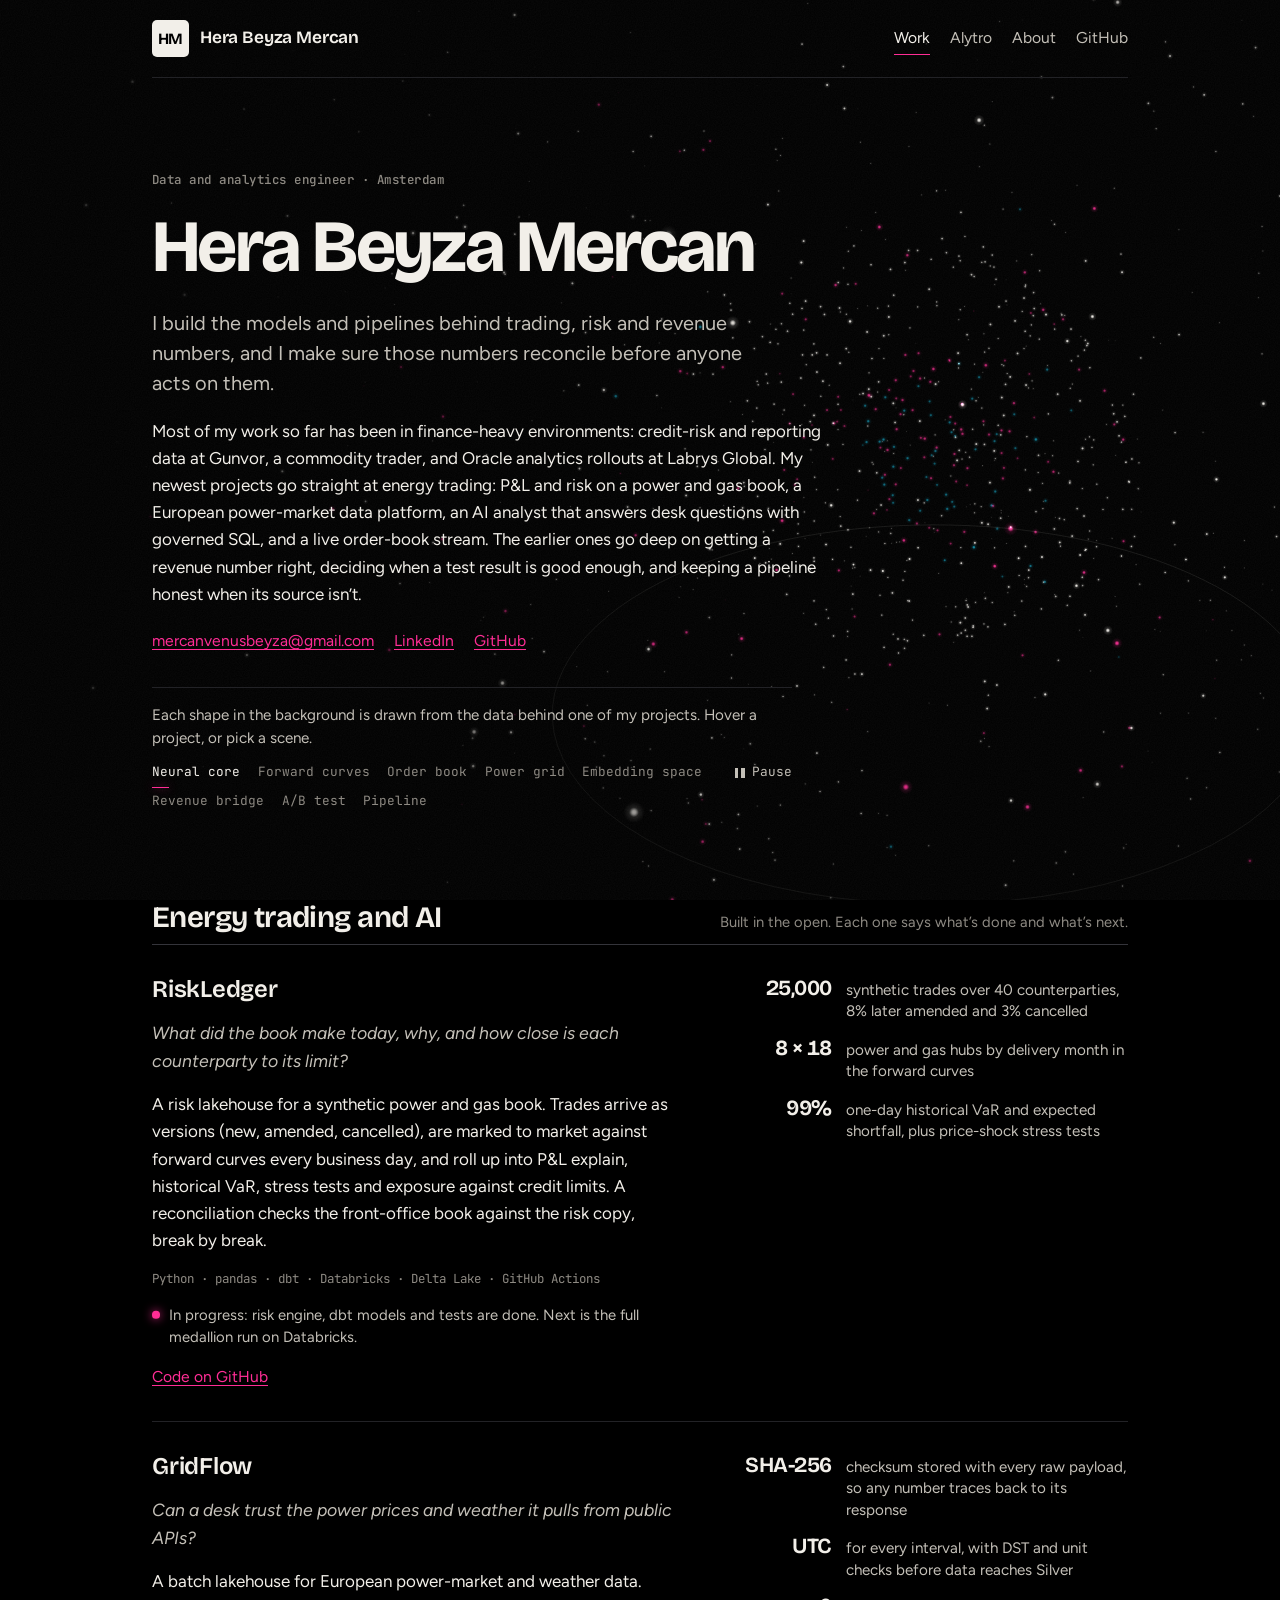
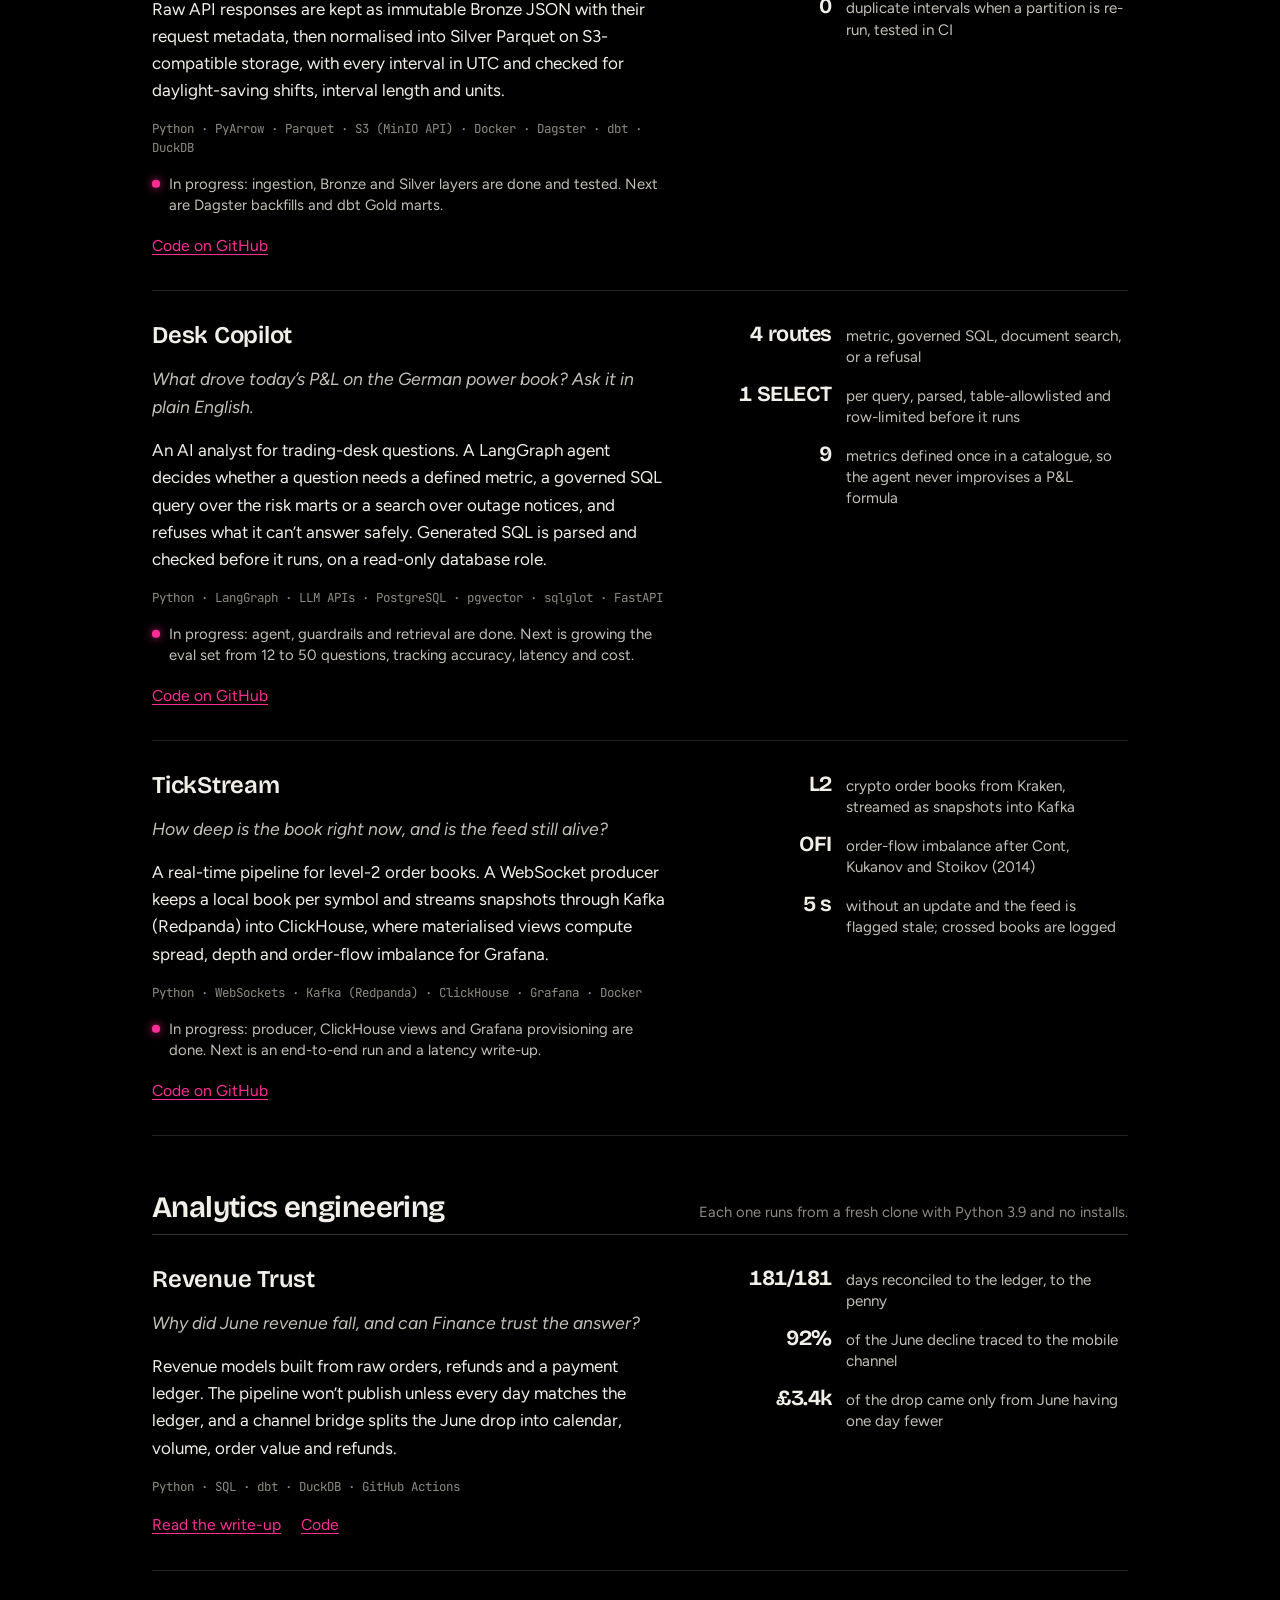
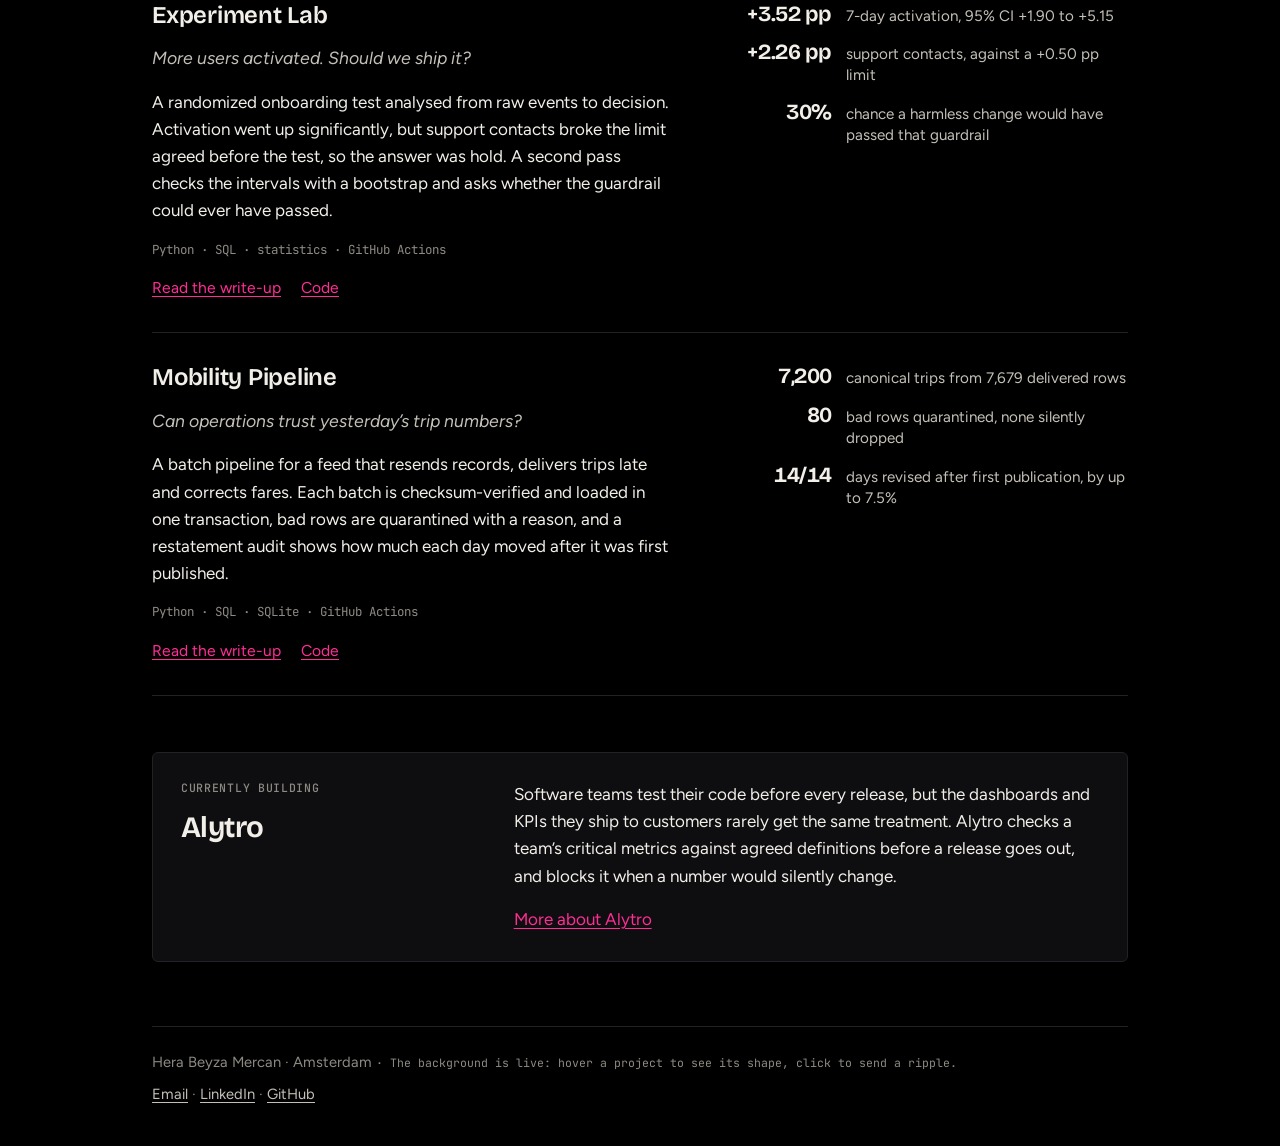
<file: index.html>
<!doctype html>
<html lang="en">
<head>
<meta charset="utf-8">
<meta name="viewport" content="width=device-width, initial-scale=1">
<title>Hera Beyza Mercan</title>
<meta name="description" content="Hera Beyza Mercan, data and analytics engineer in Amsterdam. Projects in energy-trading risk, power-market data, AI analysts for trading desks, real-time order books, revenue reconciliation and experimentation.">
<link rel="icon" href="assets/favicon.svg?v=271104e1" type="image/svg+xml">
<link rel="preconnect" href="https://fonts.googleapis.com">
<link rel="preconnect" href="https://fonts.gstatic.com" crossorigin>
<link rel="stylesheet" href="https://fonts.googleapis.com/css2?family=Bricolage+Grotesque:opsz,wght@12..96,400..800&family=Figtree:ital,wght@0,400..700;1,400..700&family=JetBrains+Mono:wght@400;500&display=swap">
<link rel="stylesheet" href="assets/css/site.css?v=3d3af162">
</head>
<body data-cycle="on">
<header class="site-header">
  <a class="brand" href="index.html"><span class="monogram" aria-hidden="true">HM</span><span class="brand-name">Hera Beyza Mercan</span></a>
  <nav class="site-nav" aria-label="Main">
    <a href="index.html#work" aria-current="page">Work</a>
    <a href="alytro.html">Alytro</a>
    <a href="about.html">About</a>
    <a href="https://github.com/beyzamercanse">GitHub</a>
  </nav>
</header>

<main>
  <section class="intro">
    <p class="kicker">Data and analytics engineer · Amsterdam</p>
    <h1>Hera Beyza Mercan</h1>
    <p class="lead">I build the models and pipelines behind trading, risk and revenue numbers, and I make sure those numbers reconcile before anyone acts on them.</p>
    <div class="col stack">
      <p>Most of my work so far has been in finance-heavy environments: credit-risk and reporting data at Gunvor, a commodity trader, and Oracle analytics rollouts at Labrys Global. My newest projects go straight at energy trading: P&amp;L and risk on a power and gas book, a European power-market data platform, an AI analyst that answers desk questions with governed SQL, and a live order-book stream. The earlier ones go deep on getting a revenue number right, deciding when a test result is good enough, and keeping a pipeline honest when its source isn’t.</p>
    </div>
    <p class="contact"><a href="mailto:mercanvenusbeyza@gmail.com">mercanvenusbeyza@gmail.com</a><a href="https://linkedin.com/in/beyzamercan">LinkedIn</a><a href="https://github.com/beyzamercanse">GitHub</a></p>
    <div class="scenes" data-scenes>
      <p class="scene-caption" data-scene-caption>Each shape in the background is drawn from the data behind one of my projects. Hover a project, or pick a scene.</p>
      <div class="scene-bar">
        <div class="scene-list" role="group" aria-label="Background scene">
          <button type="button" data-scene-btn="core" aria-pressed="true">Neural core<i></i></button>
          <button type="button" data-scene-btn="riskledger" aria-pressed="false">Forward curves<i></i></button>
          <button type="button" data-scene-btn="tickstream" aria-pressed="false">Order book<i></i></button>
          <button type="button" data-scene-btn="gridflow" aria-pressed="false">Power grid<i></i></button>
          <button type="button" data-scene-btn="desk-copilot" aria-pressed="false">Embedding space<i></i></button>
          <button type="button" data-scene-btn="revenue-trust" aria-pressed="false">Revenue bridge<i></i></button>
          <button type="button" data-scene-btn="experiment-lab" aria-pressed="false">A/B test<i></i></button>
          <button type="button" data-scene-btn="mobility-pipeline" aria-pressed="false">Pipeline<i></i></button>
        </div>
        <button type="button" class="scene-pause" data-scene-pause>Pause</button>
      </div>
    </div>
  </section>

  <section id="work" class="work-group" aria-labelledby="work-h">
    <div class="section-head"><h2 id="work-h">Energy trading and AI</h2><span class="small muted">Built in the open. Each one says what’s done and what’s next.</span></div>
    <div class="work-list">

      <article class="work-item" data-scene="riskledger">
        <div class="stack">
          <h3><a href="https://github.com/beyzamercanse/riskledger">RiskLedger</a></h3>
          <p class="q">What did the book make today, why, and how close is each counterparty to its limit?</p>
          <p>A risk lakehouse for a synthetic power and gas book. Trades arrive as versions (new, amended, cancelled), are marked to market against forward curves every business day, and roll up into P&amp;L explain, historical VaR, stress tests and exposure against credit limits. A reconciliation checks the front-office book against the risk copy, break by break.</p>
          <p class="stack-line">Python · pandas · dbt · Databricks · Delta Lake · GitHub Actions</p>
          <p class="progress-note">In progress: risk engine, dbt models and tests are done. Next is the full medallion run on Databricks.</p>
          <p class="links"><a href="https://github.com/beyzamercanse/riskledger">Code on GitHub</a></p>
        </div>
        <dl class="figs">
          <div><dt>25,000</dt><dd>synthetic trades over 40 counterparties, 8% later amended and 3% cancelled</dd></div>
          <div><dt>8 × 18</dt><dd>power and gas hubs by delivery month in the forward curves</dd></div>
          <div><dt>99%</dt><dd>one-day historical VaR and expected shortfall, plus price-shock stress tests</dd></div>
        </dl>
      </article>

      <article class="work-item" data-scene="gridflow">
        <div class="stack">
          <h3><a href="https://github.com/beyzamercanse/gridflow-energy-data-lakehouse">GridFlow</a></h3>
          <p class="q">Can a desk trust the power prices and weather it pulls from public APIs?</p>
          <p>A batch lakehouse for European power-market and weather data. Raw API responses are kept as immutable Bronze JSON with their request metadata, then normalised into Silver Parquet on S3-compatible storage, with every interval in UTC and checked for daylight-saving shifts, interval length and units.</p>
          <p class="stack-line">Python · PyArrow · Parquet · S3 (MinIO API) · Docker · Dagster · dbt · DuckDB</p>
          <p class="progress-note">In progress: ingestion, Bronze and Silver layers are done and tested. Next are Dagster backfills and dbt Gold marts.</p>
          <p class="links"><a href="https://github.com/beyzamercanse/gridflow-energy-data-lakehouse">Code on GitHub</a></p>
        </div>
        <dl class="figs">
          <div><dt>SHA-256</dt><dd>checksum stored with every raw payload, so any number traces back to its response</dd></div>
          <div><dt>UTC</dt><dd>for every interval, with DST and unit checks before data reaches Silver</dd></div>
          <div><dt>0</dt><dd>duplicate intervals when a partition is re-run, tested in CI</dd></div>
        </dl>
      </article>

      <article class="work-item" data-scene="desk-copilot">
        <div class="stack">
          <h3><a href="https://github.com/beyzamercanse/desk-copilot">Desk Copilot</a></h3>
          <p class="q">What drove today’s P&amp;L on the German power book? Ask it in plain English.</p>
          <p>An AI analyst for trading-desk questions. A LangGraph agent decides whether a question needs a defined metric, a governed SQL query over the risk marts or a search over outage notices, and refuses what it can’t answer safely. Generated SQL is parsed and checked before it runs, on a read-only database role.</p>
          <p class="stack-line">Python · LangGraph · LLM APIs · PostgreSQL · pgvector · sqlglot · FastAPI</p>
          <p class="progress-note">In progress: agent, guardrails and retrieval are done. Next is growing the eval set from 12 to 50 questions, tracking accuracy, latency and cost.</p>
          <p class="links"><a href="https://github.com/beyzamercanse/desk-copilot">Code on GitHub</a></p>
        </div>
        <dl class="figs">
          <div><dt>4 routes</dt><dd>metric, governed SQL, document search, or a refusal</dd></div>
          <div><dt>1 SELECT</dt><dd>per query, parsed, table-allowlisted and row-limited before it runs</dd></div>
          <div><dt>9</dt><dd>metrics defined once in a catalogue, so the agent never improvises a P&amp;L formula</dd></div>
        </dl>
      </article>

      <article class="work-item" data-scene="tickstream">
        <div class="stack">
          <h3><a href="https://github.com/beyzamercanse/tickstream">TickStream</a></h3>
          <p class="q">How deep is the book right now, and is the feed still alive?</p>
          <p>A real-time pipeline for level-2 order books. A WebSocket producer keeps a local book per symbol and streams snapshots through Kafka (Redpanda) into ClickHouse, where materialised views compute spread, depth and order-flow imbalance for Grafana.</p>
          <p class="stack-line">Python · WebSockets · Kafka (Redpanda) · ClickHouse · Grafana · Docker</p>
          <p class="progress-note">In progress: producer, ClickHouse views and Grafana provisioning are done. Next is an end-to-end run and a latency write-up.</p>
          <p class="links"><a href="https://github.com/beyzamercanse/tickstream">Code on GitHub</a></p>
        </div>
        <dl class="figs">
          <div><dt>L2</dt><dd>crypto order books from Kraken, streamed as snapshots into Kafka</dd></div>
          <div><dt>OFI</dt><dd>order-flow imbalance after Cont, Kukanov and Stoikov (2014)</dd></div>
          <div><dt>5 s</dt><dd>without an update and the feed is flagged stale; crossed books are logged</dd></div>
        </dl>
      </article>

    </div>
  </section>

  <section class="work-group" aria-labelledby="ae-h">
    <div class="section-head"><h2 id="ae-h">Analytics engineering</h2><span class="small muted">Each one runs from a fresh clone with Python 3.9 and no installs.</span></div>
    <div class="work-list">

      <article class="work-item" data-scene="revenue-trust">
        <div class="stack">
          <h3><a href="work/revenue-trust.html">Revenue Trust</a></h3>
          <p class="q">Why did June revenue fall, and can Finance trust the answer?</p>
          <p>Revenue models built from raw orders, refunds and a payment ledger. The pipeline won’t publish unless every day matches the ledger, and a channel bridge splits the June drop into calendar, volume, order value and refunds.</p>
          <p class="stack-line">Python · SQL · dbt · DuckDB · GitHub Actions</p>
          <p class="links"><a href="work/revenue-trust.html">Read the write-up</a><a href="https://github.com/beyzamercanse/revenue-trust">Code</a></p>
        </div>
        <dl class="figs">
          <div><dt>181/181</dt><dd>days reconciled to the ledger, to the penny</dd></div>
          <div><dt>92%</dt><dd>of the June decline traced to the mobile channel</dd></div>
          <div><dt>£3.4k</dt><dd>of the drop came only from June having one day fewer</dd></div>
        </dl>
      </article>

      <article class="work-item" data-scene="experiment-lab">
        <div class="stack">
          <h3><a href="work/experiment-lab.html">Experiment Lab</a></h3>
          <p class="q">More users activated. Should we ship it?</p>
          <p>A randomized onboarding test analysed from raw events to decision. Activation went up significantly, but support contacts broke the limit agreed before the test, so the answer was hold. A second pass checks the intervals with a bootstrap and asks whether the guardrail could ever have passed.</p>
          <p class="stack-line">Python · SQL · statistics · GitHub Actions</p>
          <p class="links"><a href="work/experiment-lab.html">Read the write-up</a><a href="https://github.com/beyzamercanse/experiment-lab">Code</a></p>
        </div>
        <dl class="figs">
          <div><dt>+3.52 pp</dt><dd>7-day activation, 95% CI +1.90 to +5.15</dd></div>
          <div><dt>+2.26 pp</dt><dd>support contacts, against a +0.50 pp limit</dd></div>
          <div><dt>30%</dt><dd>chance a harmless change would have passed that guardrail</dd></div>
        </dl>
      </article>

      <article class="work-item" data-scene="mobility-pipeline">
        <div class="stack">
          <h3><a href="work/mobility-pipeline.html">Mobility Pipeline</a></h3>
          <p class="q">Can operations trust yesterday’s trip numbers?</p>
          <p>A batch pipeline for a feed that resends records, delivers trips late and corrects fares. Each batch is checksum-verified and loaded in one transaction, bad rows are quarantined with a reason, and a restatement audit shows how much each day moved after it was first published.</p>
          <p class="stack-line">Python · SQL · SQLite · GitHub Actions</p>
          <p class="links"><a href="work/mobility-pipeline.html">Read the write-up</a><a href="https://github.com/beyzamercanse/mobility-pipeline">Code</a></p>
        </div>
        <dl class="figs">
          <div><dt>7,200</dt><dd>canonical trips from 7,679 delivered rows</dd></div>
          <div><dt>80</dt><dd>bad rows quarantined, none silently dropped</dd></div>
          <div><dt>14/14</dt><dd>days revised after first publication, by up to 7.5%</dd></div>
        </dl>
      </article>

    </div>
  </section>

  <section class="now" aria-labelledby="now-h">
    <div class="stack">
      <span class="label">Currently building</span>
      <h2 id="now-h">Alytro</h2>
    </div>
    <div class="stack">
      <p>Software teams test their code before every release, but the dashboards and KPIs they ship to customers rarely get the same treatment. Alytro checks a team’s critical metrics against agreed definitions before a release goes out, and blocks it when a number would silently change.</p>
      <p><a href="alytro.html">More about Alytro</a></p>
    </div>
  </section>
</main>

<footer class="site-footer">
  <span>Hera Beyza Mercan · Amsterdam <span class="bg-hint">· The background is live: hover a project to see its shape, click to send a ripple.</span></span>
  <span><a href="mailto:mercanvenusbeyza@gmail.com">Email</a> · <a href="https://linkedin.com/in/beyzamercan">LinkedIn</a> · <a href="https://github.com/beyzamercanse">GitHub</a></span>
</footer>
<script src="assets/js/background.js?v=5a66f21a" defer></script>
</body>
</html>
</file>
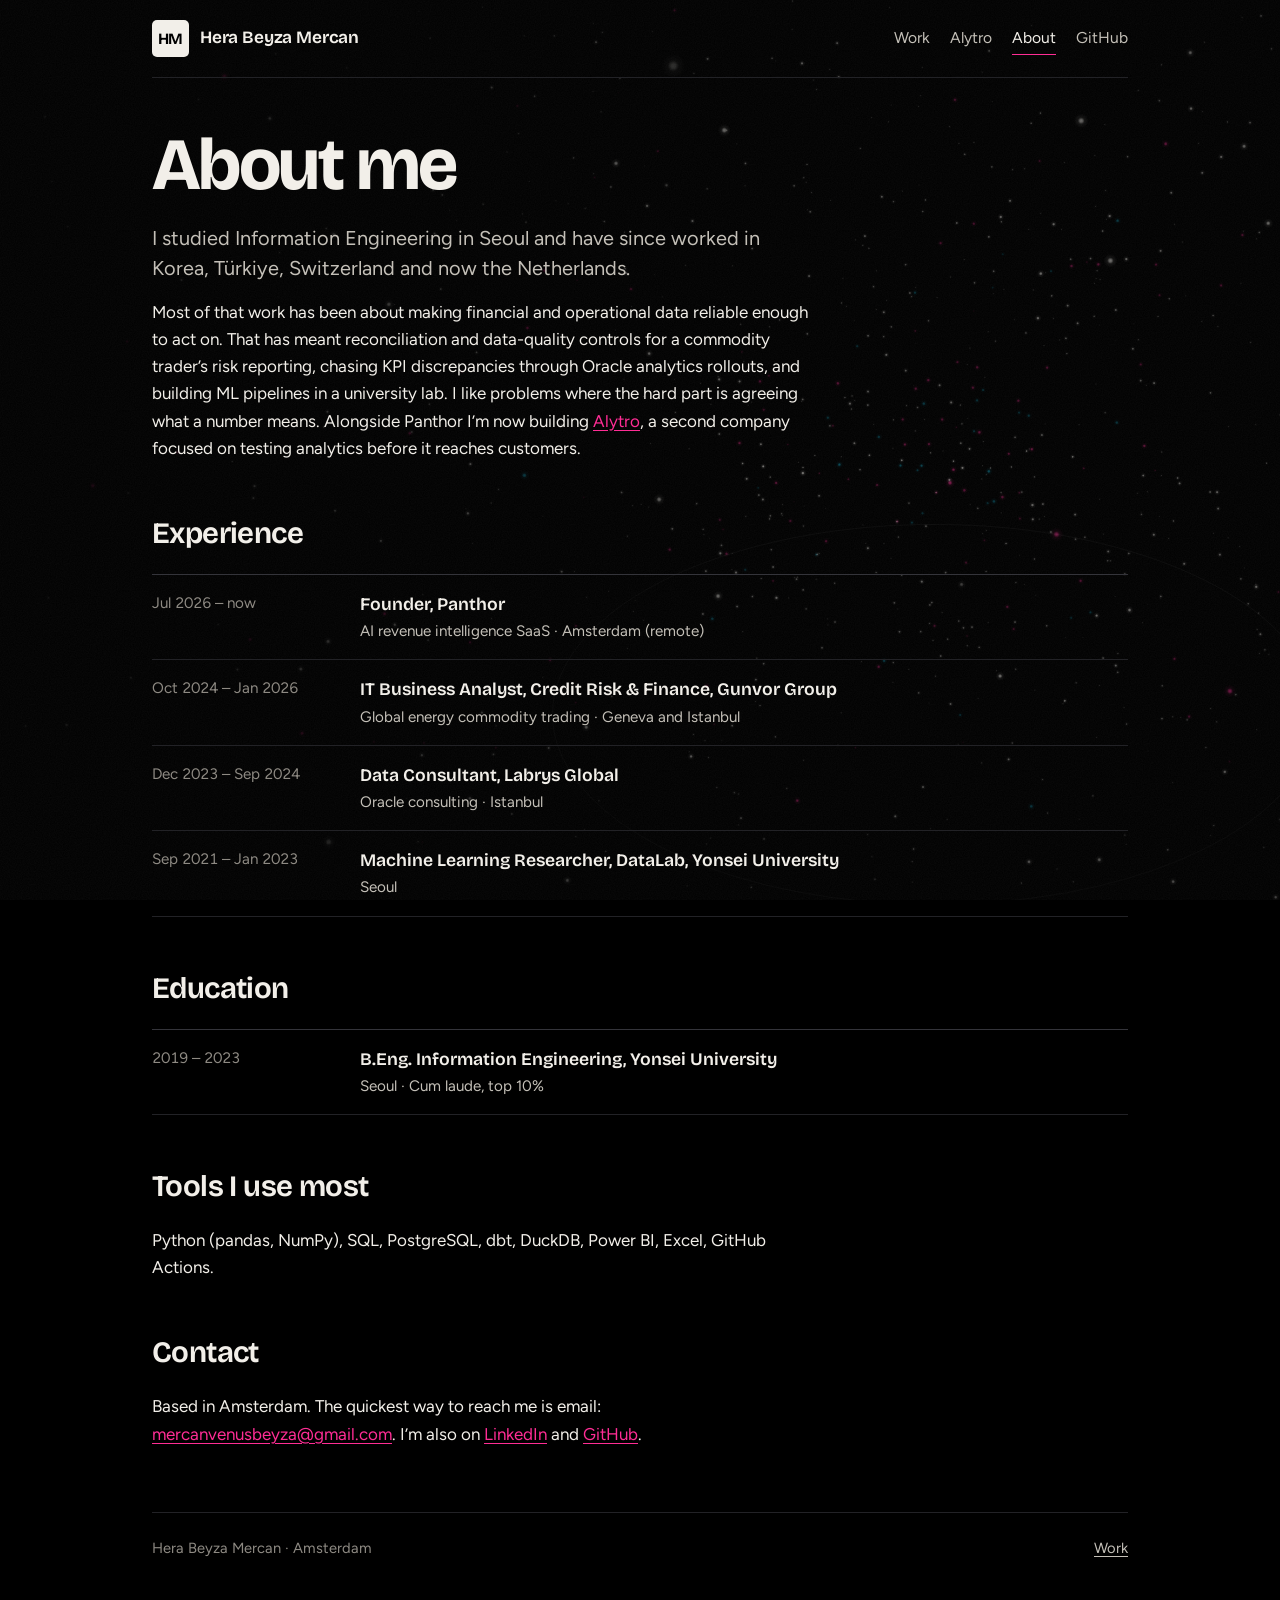
<file: about.html>
<!doctype html>
<html lang="en">
<head>
<meta charset="utf-8">
<meta name="viewport" content="width=device-width, initial-scale=1">
<title>About · Hera Beyza Mercan</title>
<meta name="description" content="About Hera Beyza Mercan: education and work experience.">
<link rel="icon" href="assets/favicon.svg?v=271104e1" type="image/svg+xml">
<link rel="preconnect" href="https://fonts.googleapis.com">
<link rel="preconnect" href="https://fonts.gstatic.com" crossorigin>
<link rel="stylesheet" href="https://fonts.googleapis.com/css2?family=Bricolage+Grotesque:opsz,wght@12..96,400..800&family=Figtree:ital,wght@0,400..700;1,400..700&family=JetBrains+Mono:wght@400;500&display=swap">
<link rel="stylesheet" href="assets/css/site.css?v=3d3af162">
</head>
<body data-scene="core">
<header class="site-header">
  <a class="brand" href="index.html"><span class="monogram" aria-hidden="true">HM</span><span class="brand-name">Hera Beyza Mercan</span></a>
  <nav class="site-nav" aria-label="Main">
    <a href="index.html#work">Work</a>
    <a href="alytro.html">Alytro</a>
    <a href="about.html" aria-current="page">About</a>
    <a href="https://github.com/beyzamercanse">GitHub</a>
  </nav>
</header>

<main>
  <section class="project-head">
    <h1>About me</h1>
    <div class="prose">
      <p class="lead">I studied Information Engineering in Seoul and have since worked in Korea, Türkiye, Switzerland and now the Netherlands.</p>
      <p>Most of that work has been about making financial and operational data reliable enough to act on. That has meant reconciliation and data-quality controls for a commodity trader’s risk reporting, chasing KPI discrepancies through Oracle analytics rollouts, and building ML pipelines in a university lab. I like problems where the hard part is agreeing what a number means. Alongside Panthor I’m now building <a href="alytro.html">Alytro</a>, a second company focused on testing analytics before it reaches customers.</p>
    </div>
  </section>

  <section class="stack-lg" aria-labelledby="exp">
    <h2 id="exp">Experience</h2>
    <div class="cv">
      <div class="cv-row"><span class="when">Jul 2026 – now</span><div class="what"><b>Founder, Panthor</b><span>AI revenue intelligence SaaS · Amsterdam (remote)</span></div></div>
      <div class="cv-row"><span class="when">Oct 2024 – Jan 2026</span><div class="what"><b>IT Business Analyst, Credit Risk &amp; Finance, Gunvor Group</b><span>Global energy commodity trading · Geneva and Istanbul</span></div></div>
      <div class="cv-row"><span class="when">Dec 2023 – Sep 2024</span><div class="what"><b>Data Consultant, Labrys Global</b><span>Oracle consulting · Istanbul</span></div></div>
      <div class="cv-row"><span class="when">Sep 2021 – Jan 2023</span><div class="what"><b>Machine Learning Researcher, DataLab, Yonsei University</b><span>Seoul</span></div></div>
    </div>
  </section>

  <section class="stack-lg" aria-labelledby="edu">
    <h2 id="edu">Education</h2>
    <div class="cv">
      <div class="cv-row"><span class="when">2019 – 2023</span><div class="what"><b>B.Eng. Information Engineering, Yonsei University</b><span>Seoul · Cum laude, top 10%</span></div></div>
    </div>
  </section>

  <section class="stack-lg" aria-labelledby="tools">
    <h2 id="tools">Tools I use most</h2>
    <p class="col">Python (pandas, NumPy), SQL, PostgreSQL, dbt, DuckDB, Power BI, Excel, GitHub Actions.</p>
  </section>

  <section class="stack-lg" aria-labelledby="contact">
    <h2 id="contact">Contact</h2>
    <p class="col">Based in Amsterdam. The quickest way to reach me is email: <a href="mailto:mercanvenusbeyza@gmail.com">mercanvenusbeyza@gmail.com</a>. I’m also on <a href="https://linkedin.com/in/beyzamercan">LinkedIn</a> and <a href="https://github.com/beyzamercanse">GitHub</a>.</p>
  </section>
</main>

<footer class="site-footer">
  <span>Hera Beyza Mercan · Amsterdam</span>
  <span><a href="index.html#work">Work</a></span>
</footer>
<script src="assets/js/background.js?v=5a66f21a" defer></script>
</body>
</html>
</file>
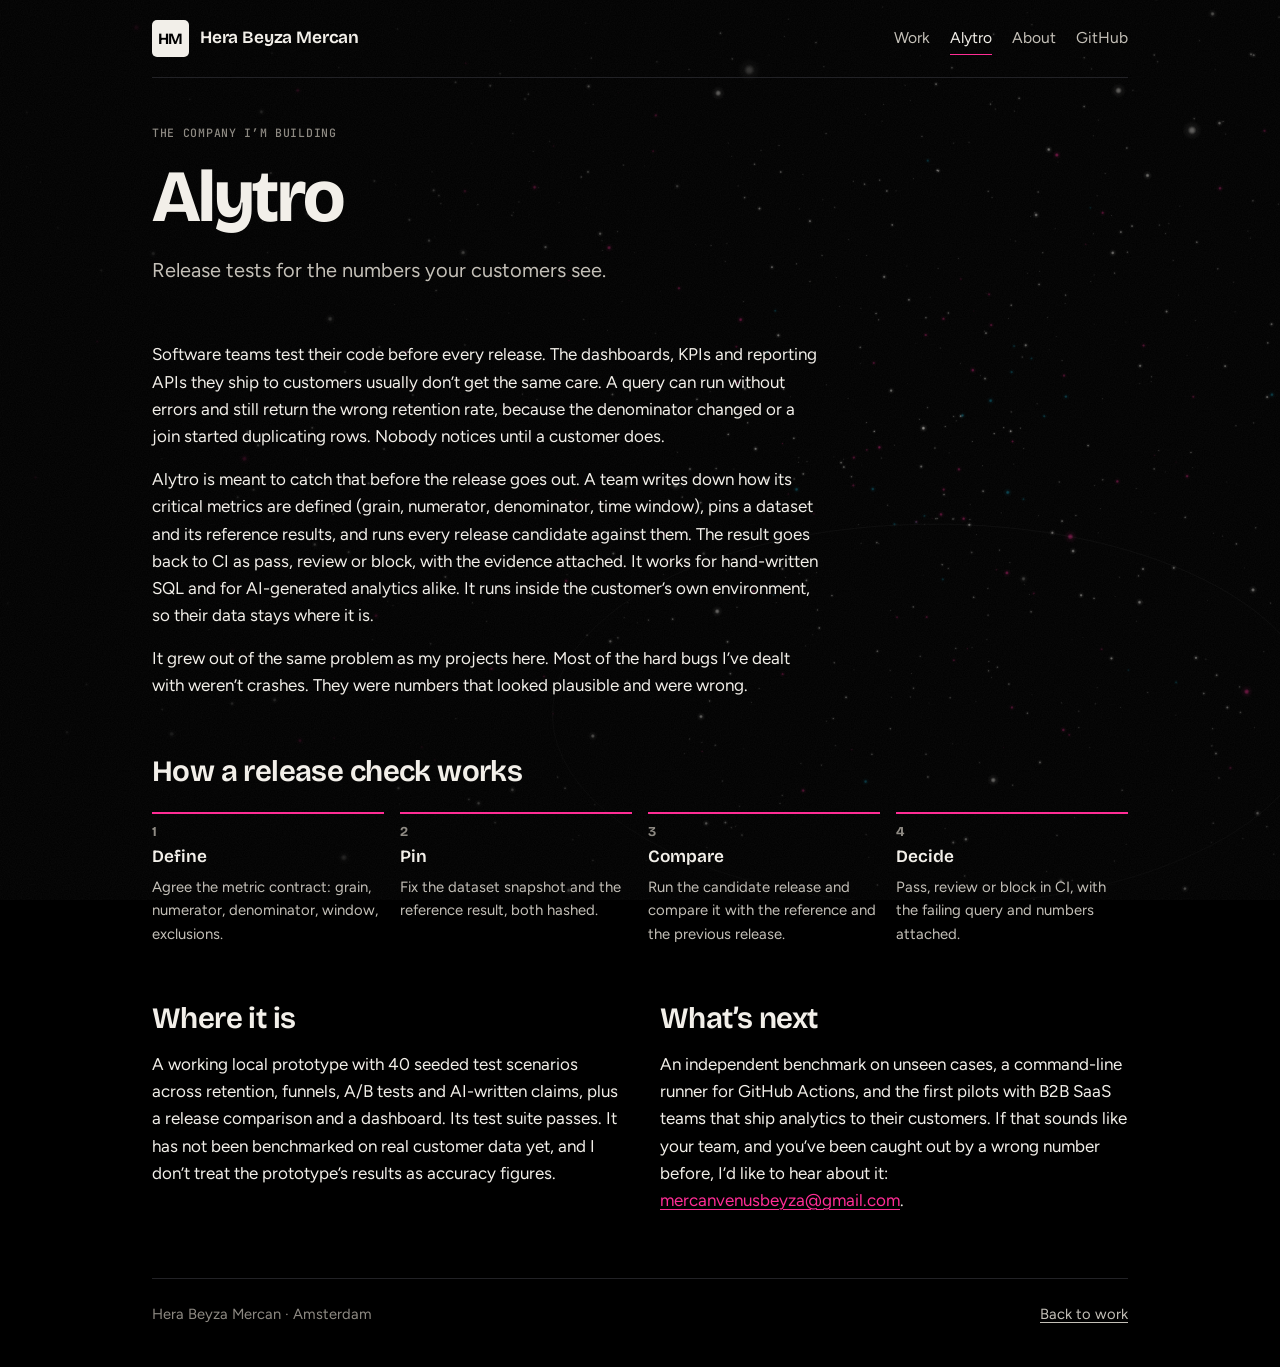
<file: alytro.html>
<!doctype html>
<html lang="en">
<head>
<meta charset="utf-8">
<meta name="viewport" content="width=device-width, initial-scale=1">
<title>Alytro · Hera Beyza Mercan</title>
<meta name="description" content="Alytro: release tests for customer-facing analytics. The company Hera Beyza Mercan is building.">
<link rel="icon" href="assets/favicon.svg?v=271104e1" type="image/svg+xml">
<link rel="preconnect" href="https://fonts.googleapis.com">
<link rel="preconnect" href="https://fonts.gstatic.com" crossorigin>
<link rel="stylesheet" href="https://fonts.googleapis.com/css2?family=Bricolage+Grotesque:opsz,wght@12..96,400..800&family=Figtree:ital,wght@0,400..700;1,400..700&family=JetBrains+Mono:wght@400;500&display=swap">
<link rel="stylesheet" href="assets/css/site.css?v=3d3af162">
</head>
<body data-scene="core">
<header class="site-header">
  <a class="brand" href="index.html"><span class="monogram" aria-hidden="true">HM</span><span class="brand-name">Hera Beyza Mercan</span></a>
  <nav class="site-nav" aria-label="Main">
    <a href="index.html#work">Work</a>
    <a href="alytro.html" aria-current="page">Alytro</a>
    <a href="about.html">About</a>
    <a href="https://github.com/beyzamercanse">GitHub</a>
  </nav>
</header>

<main>
  <section class="project-head">
    <span class="label">The company I’m building</span>
    <h1>Alytro</h1>
    <p class="lead">Release tests for the numbers your customers see.</p>
  </section>

  <section class="prose">
    <p>Software teams test their code before every release. The dashboards, KPIs and reporting APIs they ship to customers usually don’t get the same care. A query can run without errors and still return the wrong retention rate, because the denominator changed or a join started duplicating rows. Nobody notices until a customer does.</p>
    <p>Alytro is meant to catch that before the release goes out. A team writes down how its critical metrics are defined (grain, numerator, denominator, time window), pins a dataset and its reference results, and runs every release candidate against them. The result goes back to CI as pass, review or block, with the evidence attached. It works for hand-written SQL and for AI-generated analytics alike. It runs inside the customer’s own environment, so their data stays where it is.</p>
    <p>It grew out of the same problem as my projects here. Most of the hard bugs I’ve dealt with weren’t crashes. They were numbers that looked plausible and were wrong.</p>
  </section>

  <section class="stack-lg" aria-labelledby="flow">
    <h2 id="flow">How a release check works</h2>
    <ol class="steps">
      <li><b>Define</b><span>Agree the metric contract: grain, numerator, denominator, window, exclusions.</span></li>
      <li><b>Pin</b><span>Fix the dataset snapshot and the reference result, both hashed.</span></li>
      <li><b>Compare</b><span>Run the candidate release and compare it with the reference and the previous release.</span></li>
      <li><b>Decide</b><span>Pass, review or block in CI, with the failing query and numbers attached.</span></li>
    </ol>
  </section>

  <section class="status" aria-label="Status">
    <div class="stack">
      <h2>Where it is</h2>
      <p>A working local prototype with 40 seeded test scenarios across retention, funnels, A/B tests and AI-written claims, plus a release comparison and a dashboard. Its test suite passes. It has not been benchmarked on real customer data yet, and I don’t treat the prototype’s results as accuracy figures.</p>
    </div>
    <div class="stack">
      <h2>What’s next</h2>
      <p>An independent benchmark on unseen cases, a command-line runner for GitHub Actions, and the first pilots with B2B SaaS teams that ship analytics to their customers. If that sounds like your team, and you’ve been caught out by a wrong number before, I’d like to hear about it: <a href="mailto:mercanvenusbeyza@gmail.com">mercanvenusbeyza@gmail.com</a>.</p>
    </div>
  </section>
</main>

<footer class="site-footer">
  <span>Hera Beyza Mercan · Amsterdam</span>
  <span><a href="index.html#work">Back to work</a></span>
</footer>
<script src="assets/js/background.js?v=5a66f21a" defer></script>
</body>
</html>
</file>
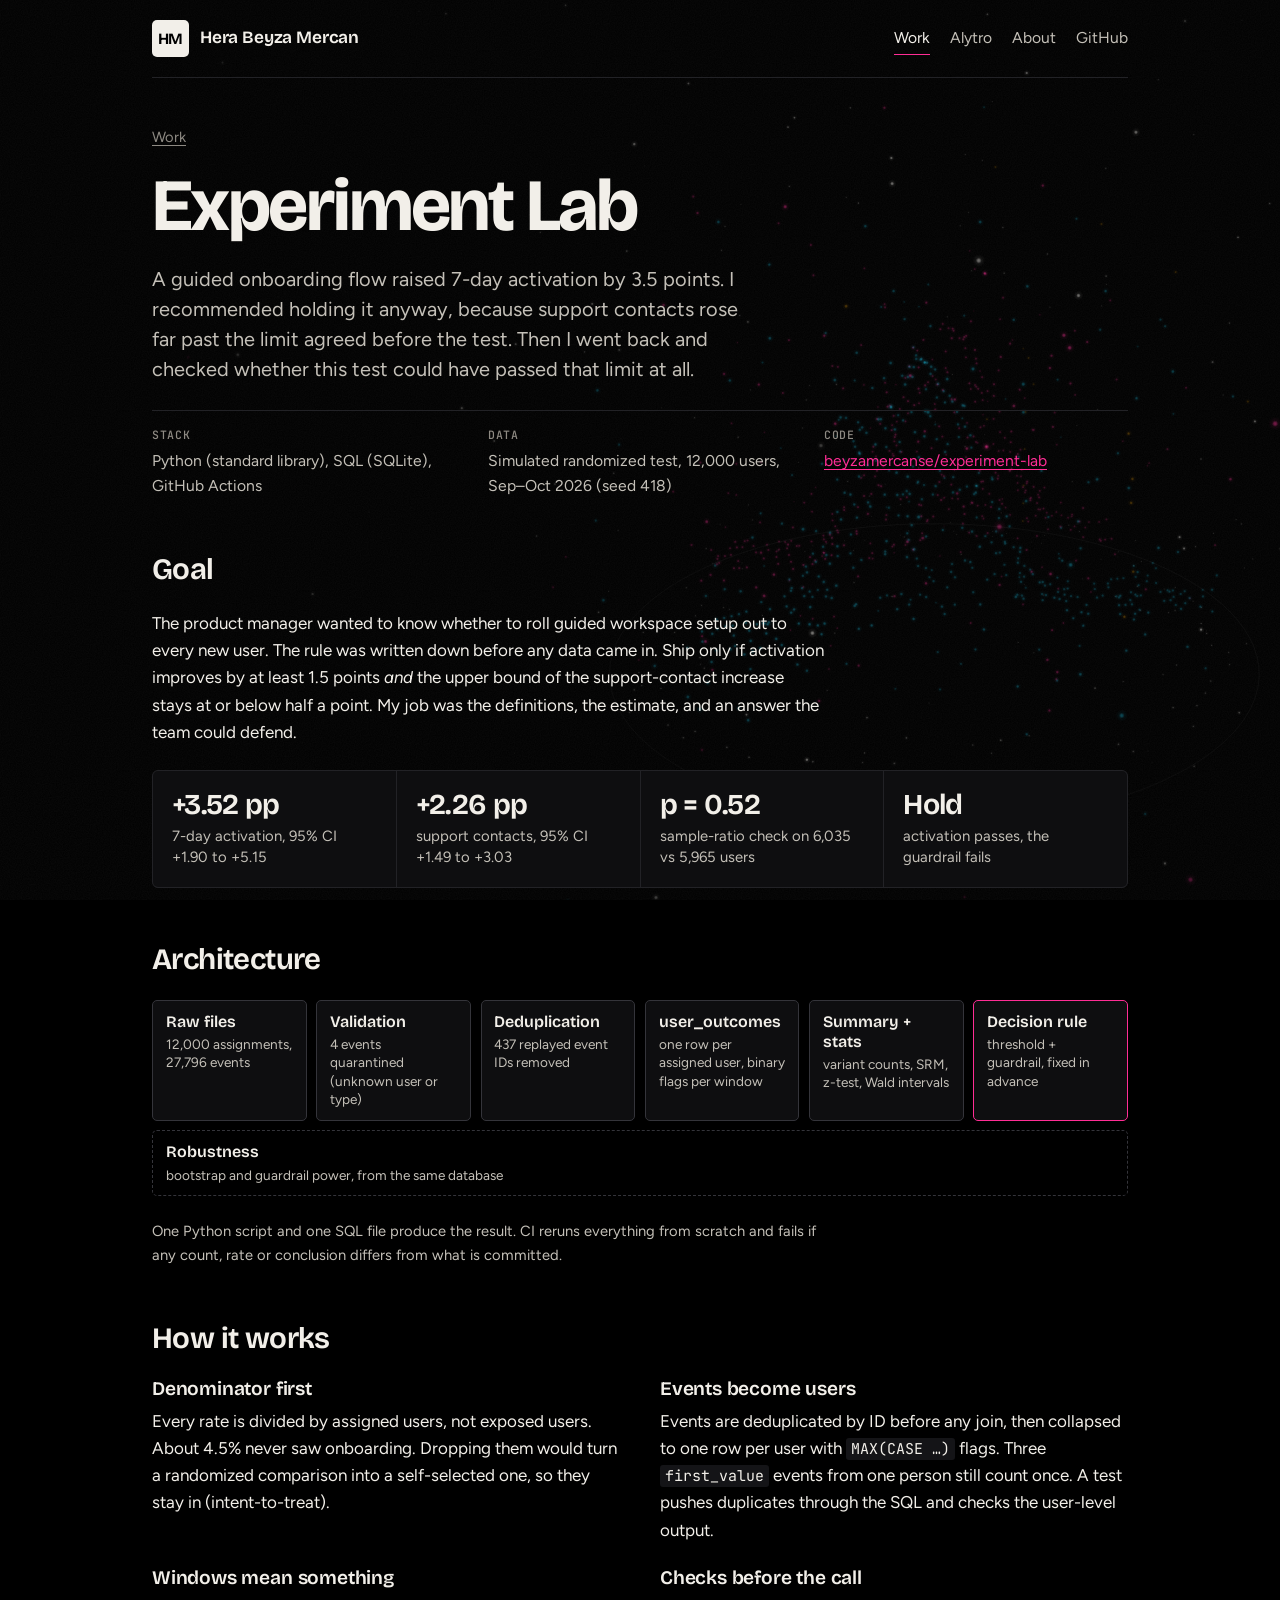
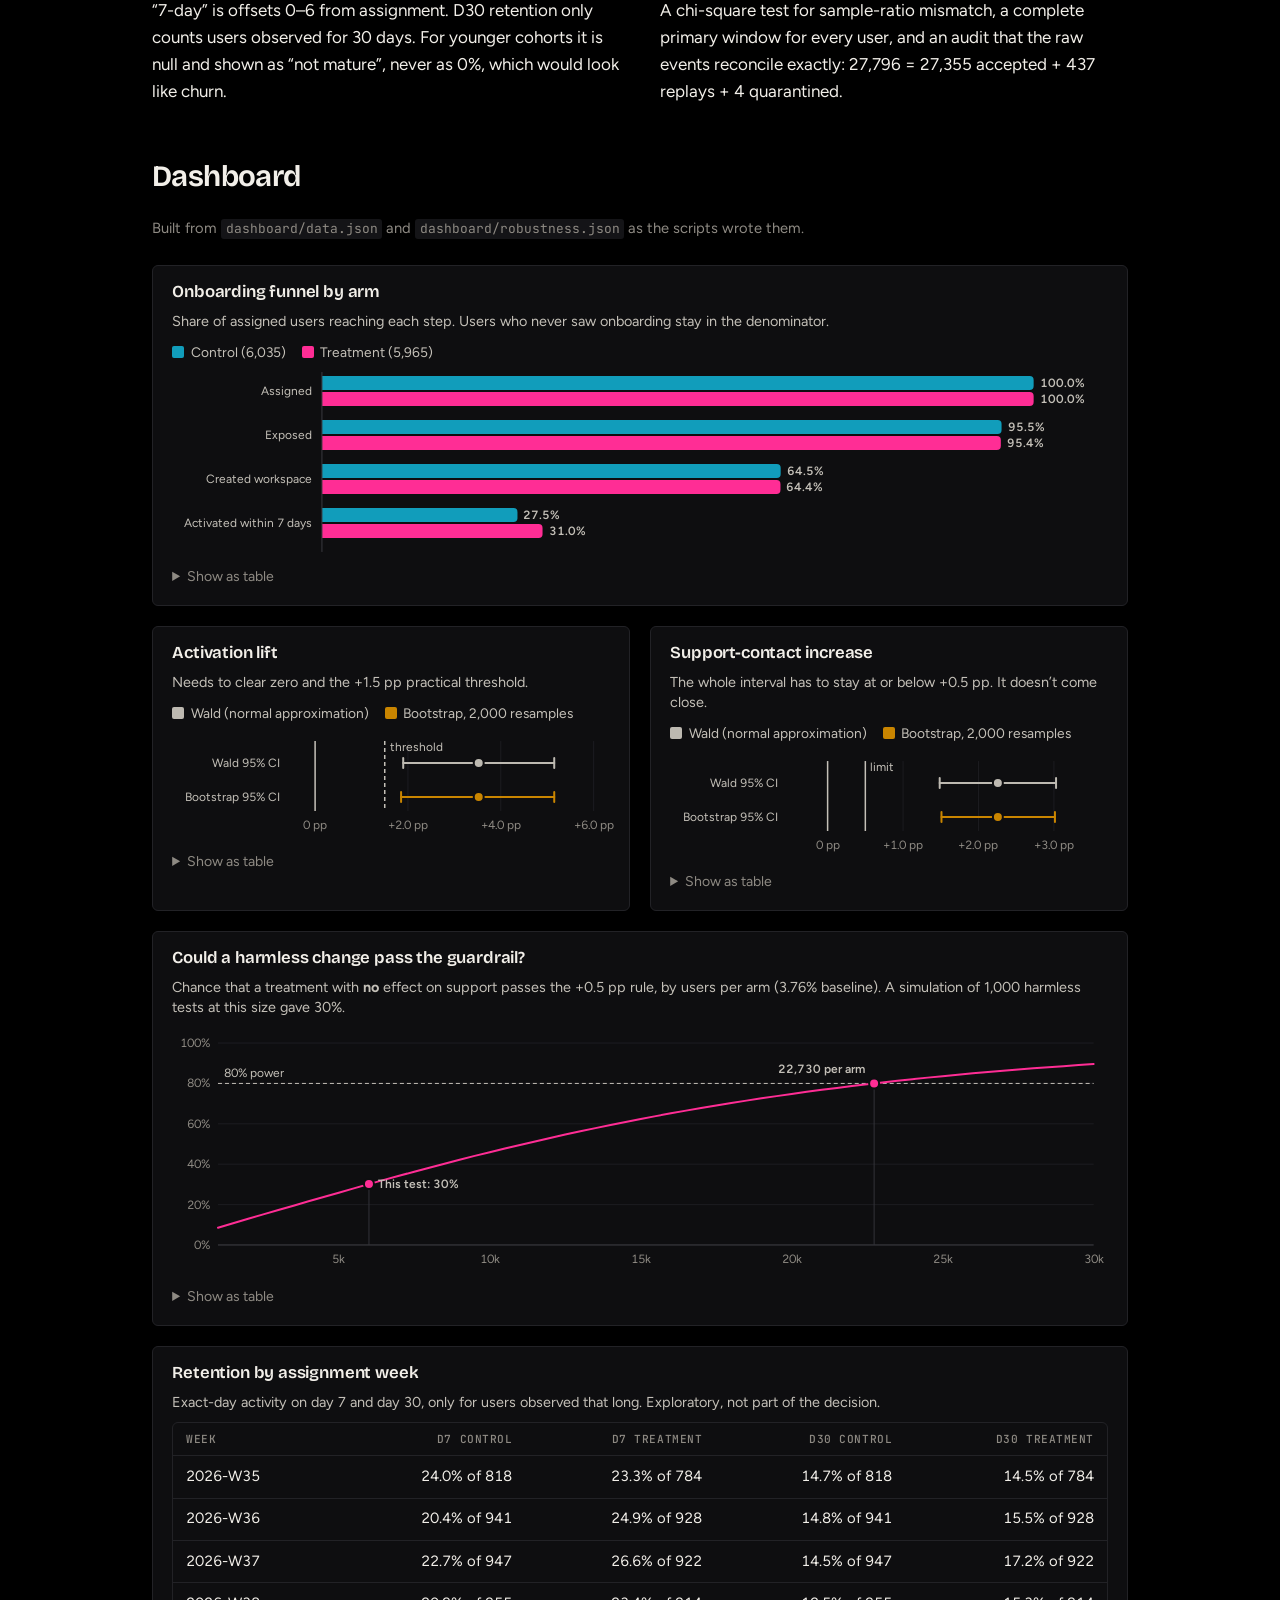
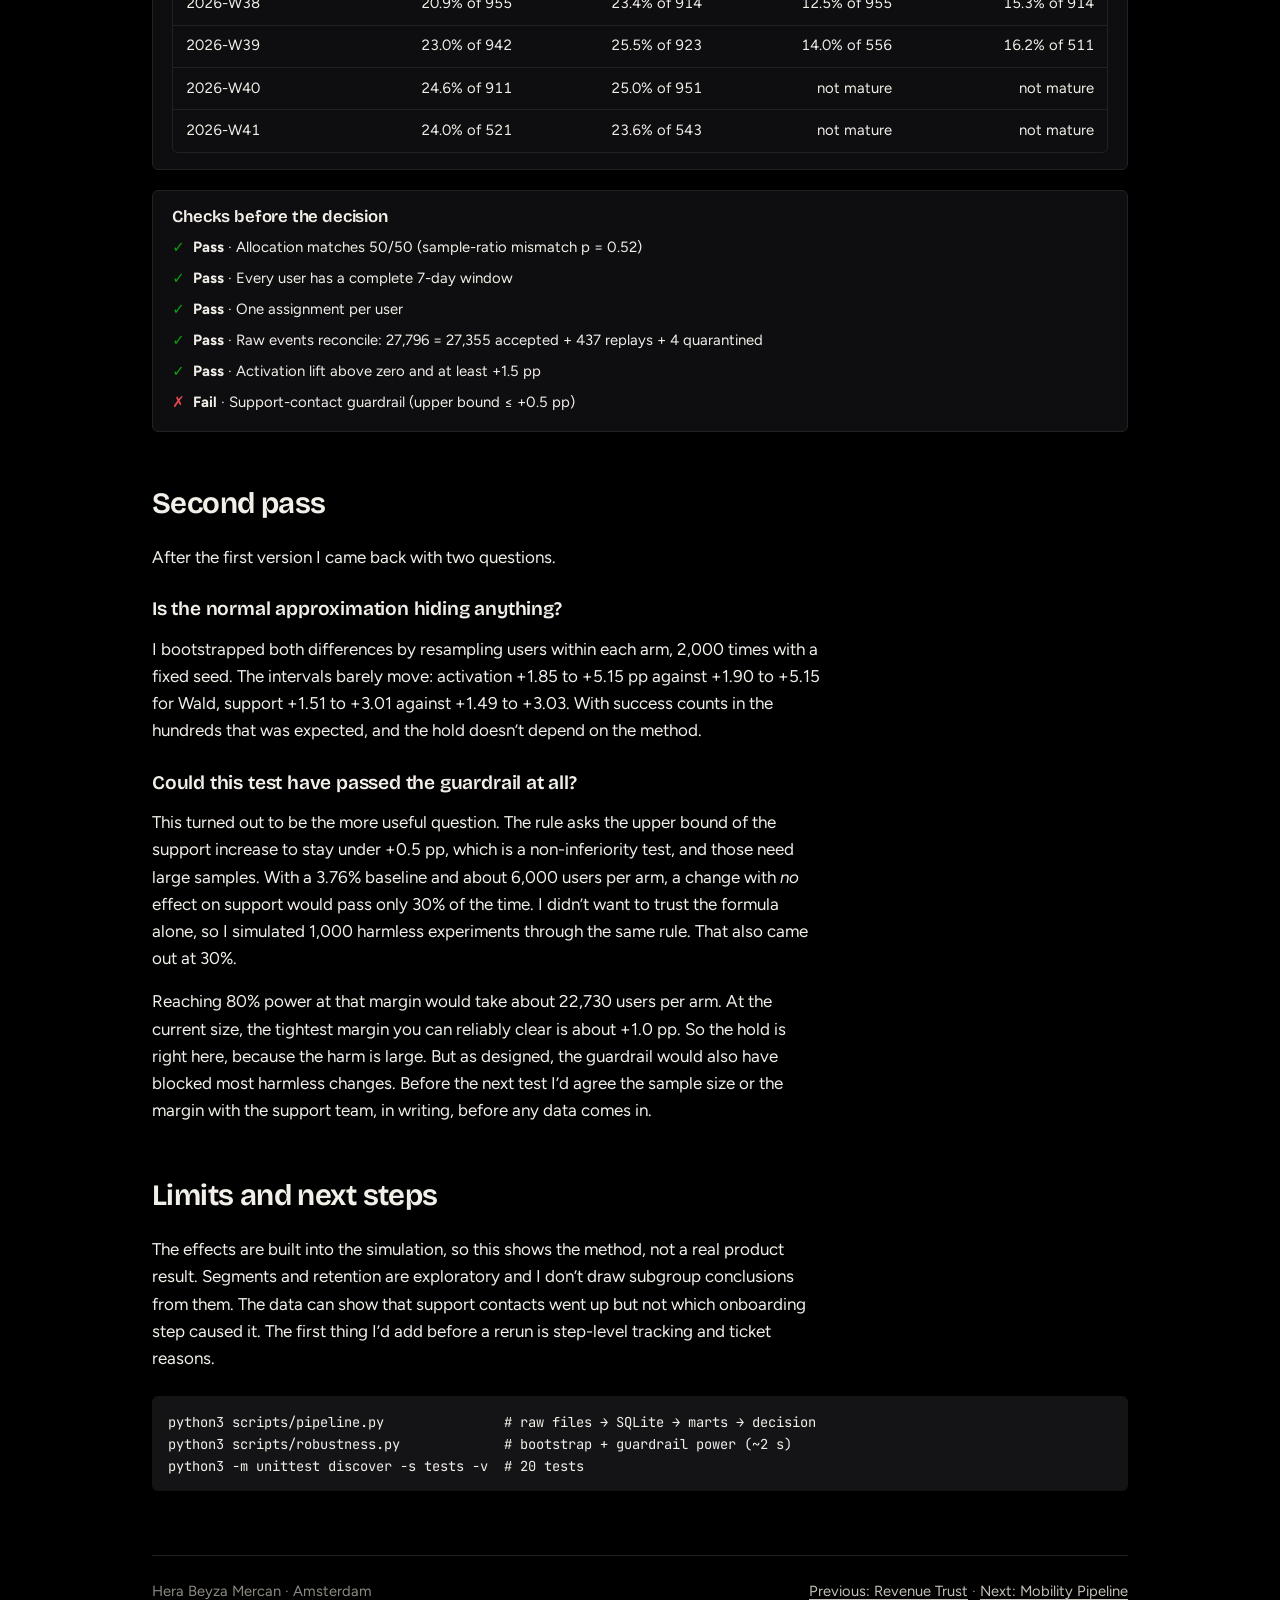
<file: work/experiment-lab.html>
<!doctype html>
<html lang="en">
<head>
<meta charset="utf-8">
<meta name="viewport" content="width=device-width, initial-scale=1">
<title>Experiment Lab · Hera Beyza Mercan</title>
<meta name="description" content="A randomized onboarding experiment with a significant activation lift and a failed support guardrail, plus a bootstrap and power check.">
<link rel="icon" href="../assets/favicon.svg?v=271104e1" type="image/svg+xml">
<link rel="preconnect" href="https://fonts.googleapis.com">
<link rel="preconnect" href="https://fonts.gstatic.com" crossorigin>
<link rel="stylesheet" href="https://fonts.googleapis.com/css2?family=Bricolage+Grotesque:opsz,wght@12..96,400..800&family=Figtree:ital,wght@0,400..700;1,400..700&family=JetBrains+Mono:wght@400;500&display=swap">
<link rel="stylesheet" href="../assets/css/site.css?v=3d3af162">
</head>
<body data-scene="experiment-lab">
<header class="site-header">
  <a class="brand" href="../index.html"><span class="monogram" aria-hidden="true">HM</span><span class="brand-name">Hera Beyza Mercan</span></a>
  <nav class="site-nav" aria-label="Main">
    <a href="../index.html#work" aria-current="page">Work</a>
    <a href="../alytro.html">Alytro</a>
    <a href="../about.html">About</a>
    <a href="https://github.com/beyzamercanse">GitHub</a>
  </nav>
</header>

<main>
  <section class="project-head">
    <p class="crumbs"><a href="../index.html#work">Work</a></p>
    <h1>Experiment Lab</h1>
    <p class="lead">A guided onboarding flow raised 7-day activation by 3.5 points. I recommended holding it anyway, because support contacts rose far past the limit agreed before the test. Then I went back and checked whether this test could have passed that limit at all.</p>
    <dl class="meta">
      <div><dt>Stack</dt><dd>Python (standard library), SQL (SQLite), GitHub Actions</dd></div>
      <div><dt>Data</dt><dd>Simulated randomized test, 12,000 users, Sep–Oct 2026 (seed 418)</dd></div>
      <div><dt>Code</dt><dd><a href="https://github.com/beyzamercanse/experiment-lab">beyzamercanse/experiment-lab</a></dd></div>
    </dl>
  </section>

  <section class="stack-lg" aria-labelledby="goal">
    <h2 id="goal">Goal</h2>
    <div class="prose">
      <p>The product manager wanted to know whether to roll guided workspace setup out to every new user. The rule was written down before any data came in. Ship only if activation improves by at least 1.5 points <em>and</em> the upper bound of the support-contact increase stays at or below half a point. My job was the definitions, the estimate, and an answer the team could defend.</p>
    </div>
    <div class="tiles">
      <div class="tile"><span class="v">+3.52 pp</span><span class="k">7-day activation, 95% CI +1.90 to +5.15</span></div>
      <div class="tile"><span class="v">+2.26 pp</span><span class="k">support contacts, 95% CI +1.49 to +3.03</span></div>
      <div class="tile"><span class="v">p = 0.52</span><span class="k">sample-ratio check on 6,035 vs 5,965 users</span></div>
      <div class="tile"><span class="v">Hold</span><span class="k">activation passes, the guardrail fails</span></div>
    </div>
  </section>

  <section class="stack-lg" aria-labelledby="arch">
    <h2 id="arch">Architecture</h2>
    <ol class="flow" aria-label="Analysis steps">
      <li><b>Raw files</b><span>12,000 assignments, 27,796 events</span></li>
      <li><b>Validation</b><span>4 events quarantined (unknown user or type)</span></li>
      <li><b>Deduplication</b><span>437 replayed event IDs removed</span></li>
      <li><b>user_outcomes</b><span>one row per assigned user, binary flags per window</span></li>
      <li><b>Summary + stats</b><span>variant counts, SRM, z-test, Wald intervals</span></li>
      <li class="gate"><b>Decision rule</b><span>threshold + guardrail, fixed in advance</span></li>
      <li class="out"><b>Robustness</b><span>bootstrap and guardrail power, from the same database</span></li>
    </ol>
    <p class="flow-note">One Python script and one SQL file produce the result. CI reruns everything from scratch and fails if any count, rate or conclusion differs from what is committed.</p>
  </section>

  <section class="stack-lg" aria-labelledby="how">
    <h2 id="how">How it works</h2>
    <div class="two-col">
      <div><h3>Denominator first</h3><p>Every rate is divided by assigned users, not exposed users. About 4.5% never saw onboarding. Dropping them would turn a randomized comparison into a self-selected one, so they stay in (intent-to-treat).</p></div>
      <div><h3>Events become users</h3><p>Events are deduplicated by ID before any join, then collapsed to one row per user with <code>MAX(CASE …)</code> flags. Three <code>first_value</code> events from one person still count once. A test pushes duplicates through the SQL and checks the user-level output.</p></div>
      <div><h3>Windows mean something</h3><p>“7-day” is offsets 0–6 from assignment. D30 retention only counts users observed for 30 days. For younger cohorts it is null and shown as “not mature”, never as 0%, which would look like churn.</p></div>
      <div><h3>Checks before the call</h3><p>A chi-square test for sample-ratio mismatch, a complete primary window for every user, and an audit that the raw events reconcile exactly: 27,796 = 27,355 accepted + 437 replays + 4 quarantined.</p></div>
    </div>
  </section>

  <section class="stack-lg" aria-labelledby="dash">
    <h2 id="dash">Dashboard</h2>
    <p class="small muted">Built from <code>dashboard/data.json</code> and <code>dashboard/robustness.json</code> as the scripts wrote them.</p>
    <div class="dash" id="dashboard"></div>
  </section>

  <section class="stack-lg" aria-labelledby="second">
    <h2 id="second">Second pass</h2>
    <div class="prose">
      <p>After the first version I came back with two questions.</p>
      <h3>Is the normal approximation hiding anything?</h3>
      <p>I bootstrapped both differences by resampling users within each arm, 2,000 times with a fixed seed. The intervals barely move: activation +1.85 to +5.15 pp against +1.90 to +5.15 for Wald, support +1.51 to +3.01 against +1.49 to +3.03. With success counts in the hundreds that was expected, and the hold doesn’t depend on the method.</p>
      <h3>Could this test have passed the guardrail at all?</h3>
      <p>This turned out to be the more useful question. The rule asks the upper bound of the support increase to stay under +0.5 pp, which is a non-inferiority test, and those need large samples. With a 3.76% baseline and about 6,000 users per arm, a change with <em>no</em> effect on support would pass only 30% of the time. I didn’t want to trust the formula alone, so I simulated 1,000 harmless experiments through the same rule. That also came out at 30%.</p>
      <p>Reaching 80% power at that margin would take about 22,730 users per arm. At the current size, the tightest margin you can reliably clear is about +1.0 pp. So the hold is right here, because the harm is large. But as designed, the guardrail would also have blocked most harmless changes. Before the next test I’d agree the sample size or the margin with the support team, in writing, before any data comes in.</p>
    </div>
  </section>

  <section class="stack-lg" aria-labelledby="next">
    <h2 id="next">Limits and next steps</h2>
    <div class="prose">
      <p>The effects are built into the simulation, so this shows the method, not a real product result. Segments and retention are exploratory and I don’t draw subgroup conclusions from them. The data can show that support contacts went up but not which onboarding step caused it. The first thing I’d add before a rerun is step-level tracking and ticket reasons.</p>
    </div>
    <pre><code>python3 scripts/pipeline.py               # raw files → SQLite → marts → decision
python3 scripts/robustness.py             # bootstrap + guardrail power (~2 s)
python3 -m unittest discover -s tests -v  # 20 tests</code></pre>
  </section>
</main>

<footer class="site-footer">
  <span>Hera Beyza Mercan · Amsterdam</span>
  <span><a href="revenue-trust.html">Previous: Revenue Trust</a> · <a href="mobility-pipeline.html">Next: Mobility Pipeline</a></span>
</footer>
<script src="../assets/js/data.js?v=072f1d47"></script>
<script src="../assets/js/charts.js?v=9720986d"></script>
<script src="../assets/js/dashboards.js?v=38d3d905"></script>
<script>Dashboards.render('experiment-lab', document.getElementById('dashboard'), window.PORTFOLIO_DATA['experiment-lab']);</script>
<script src="../assets/js/background.js?v=5a66f21a" defer></script>
</body>
</html>
</file>
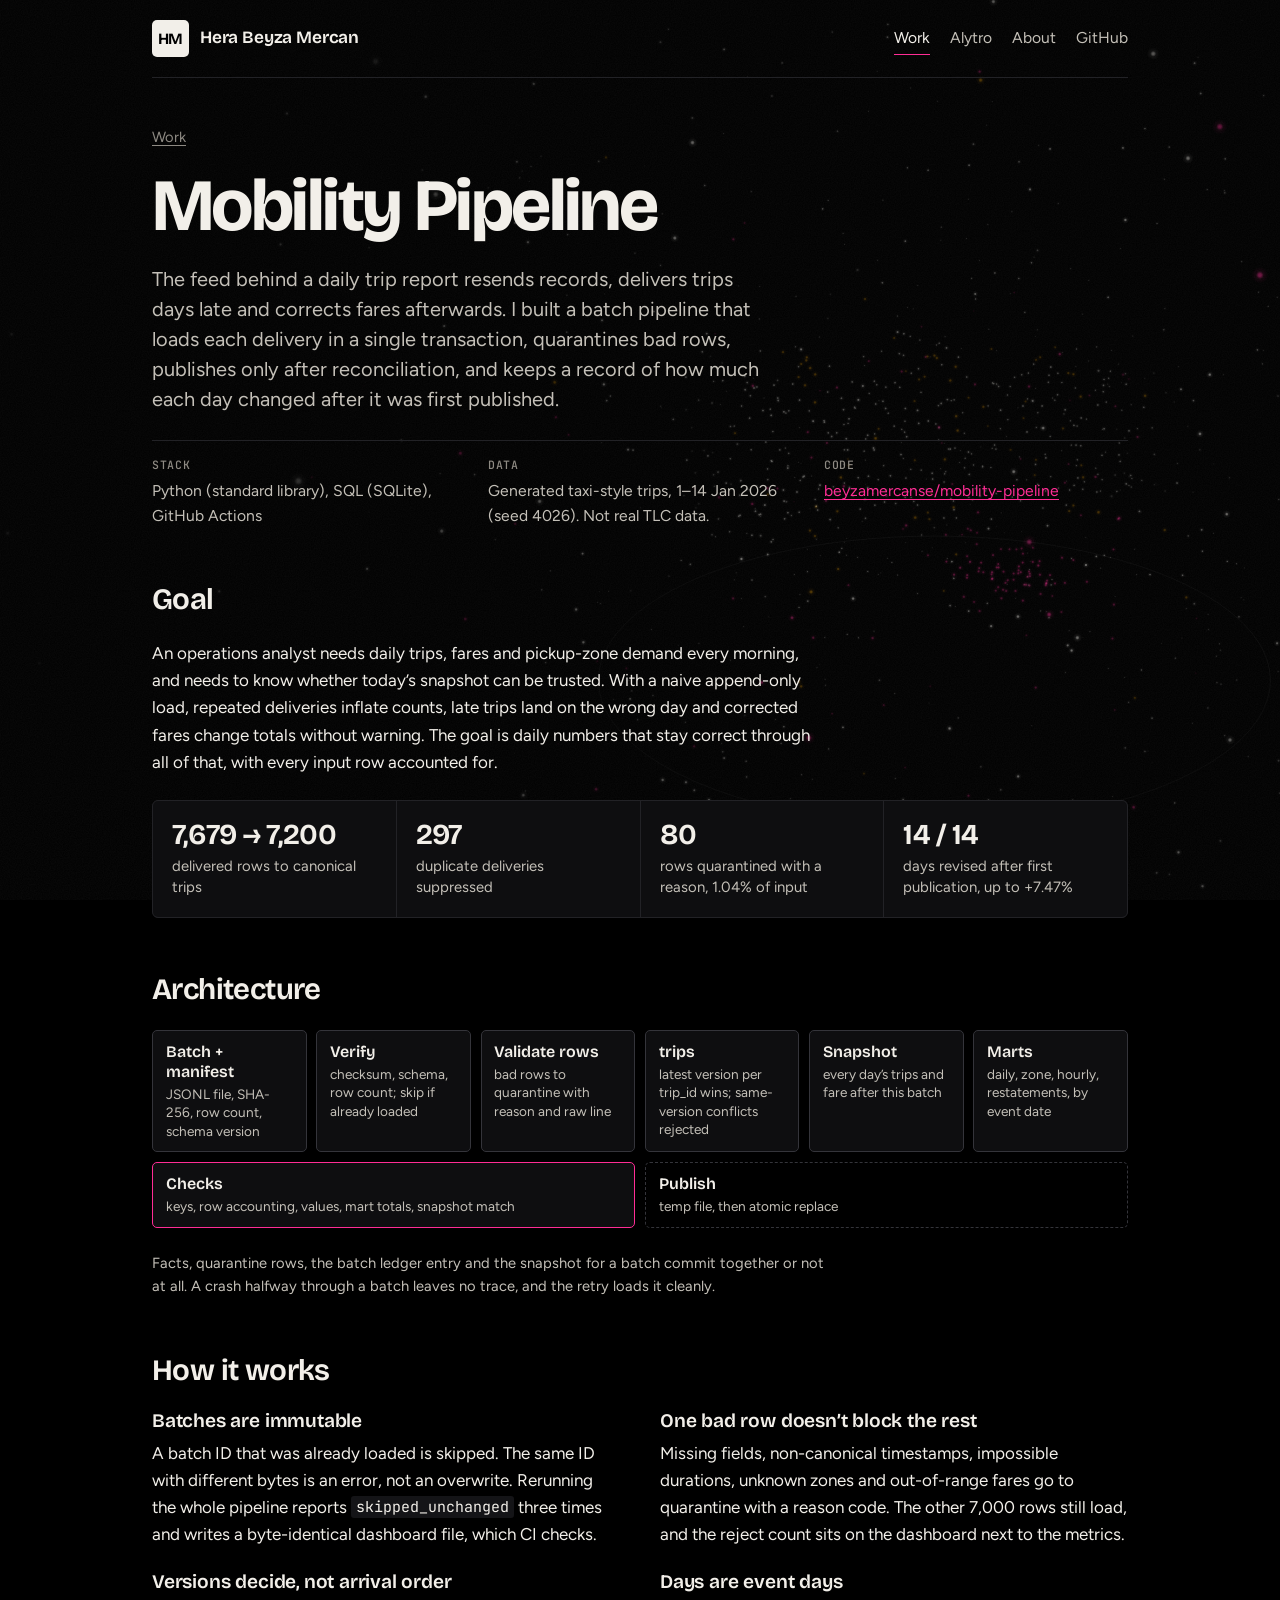
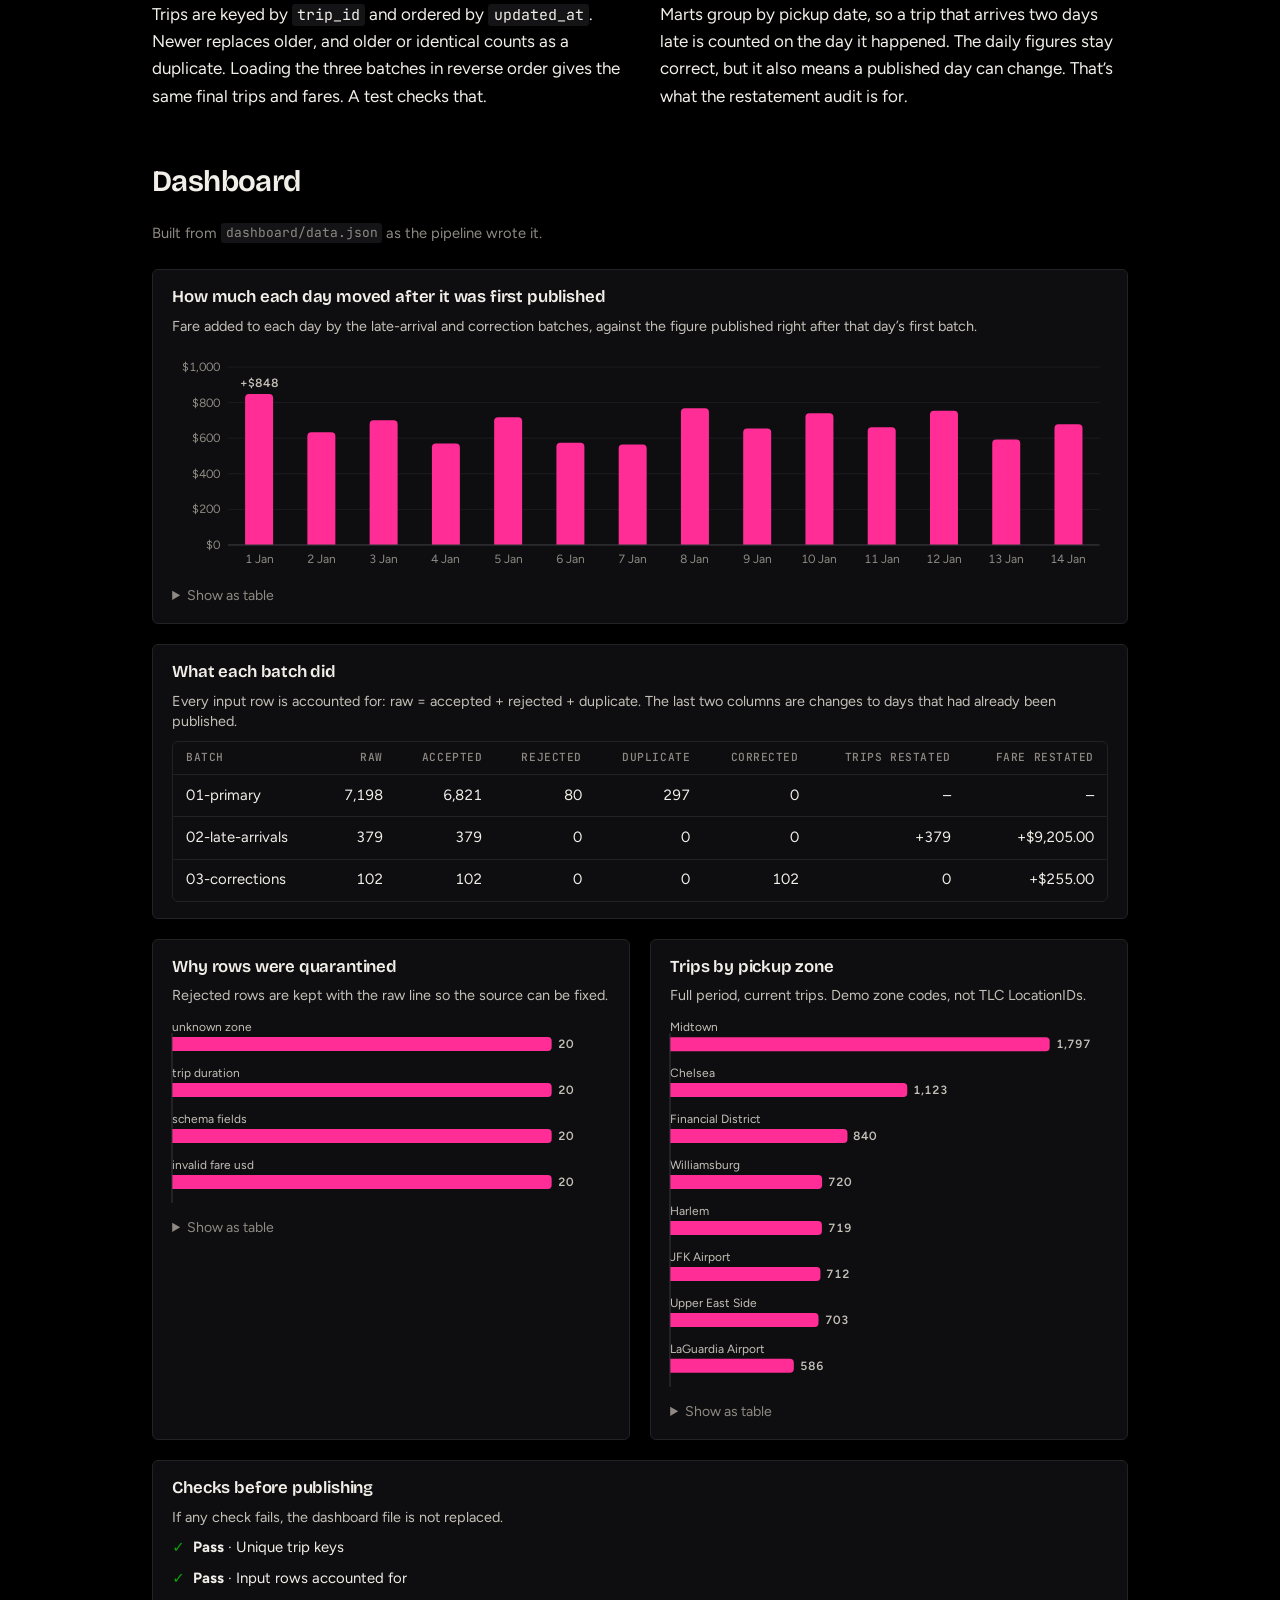
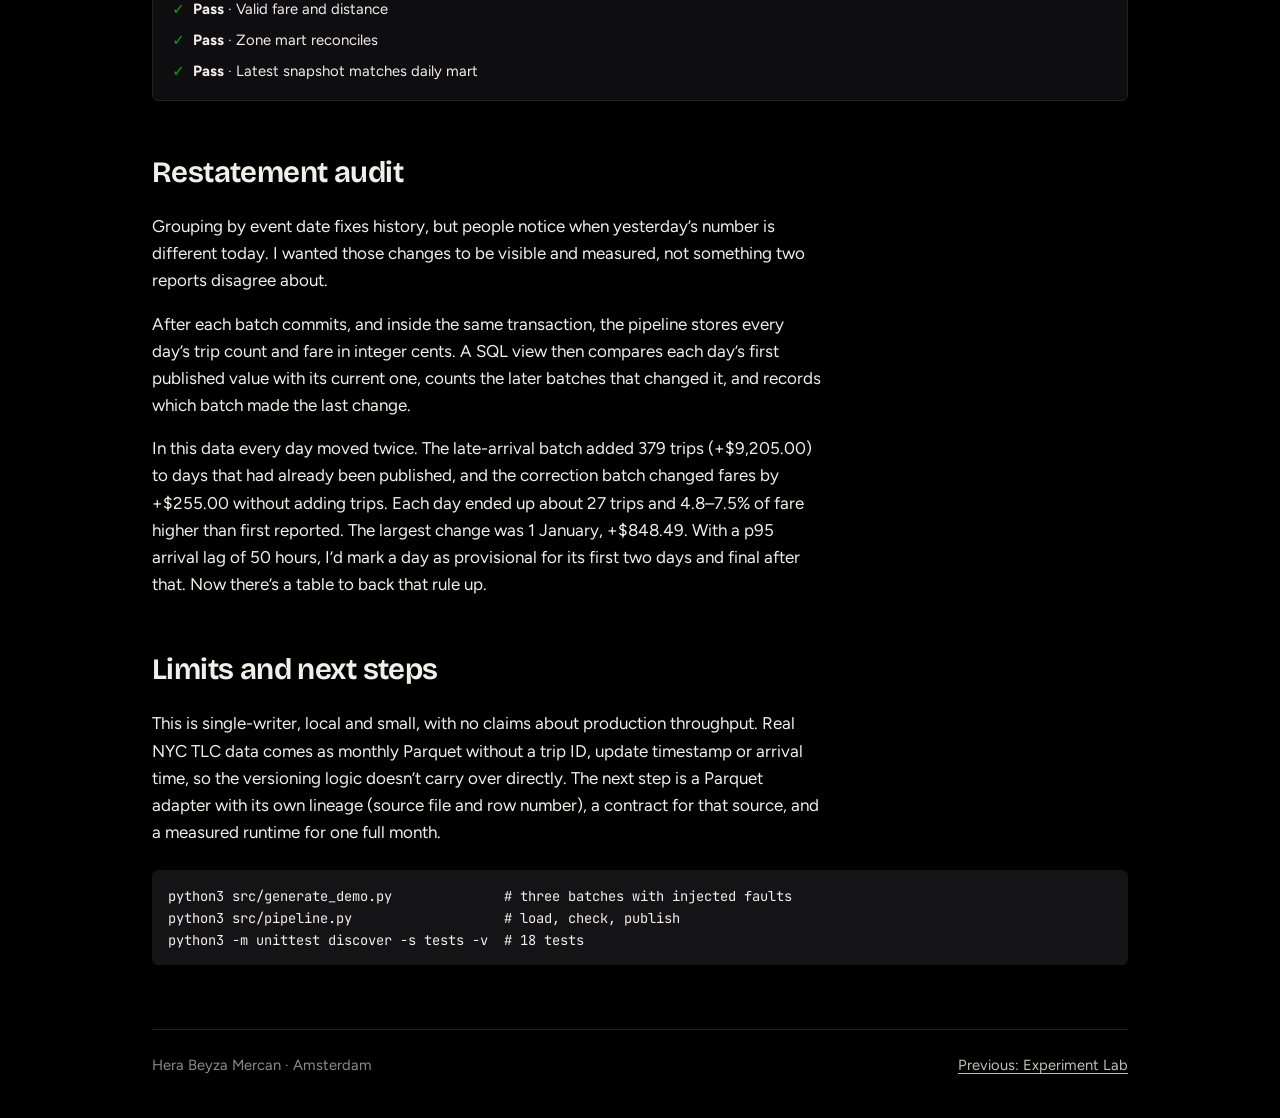
<file: work/mobility-pipeline.html>
<!doctype html>
<html lang="en">
<head>
<meta charset="utf-8">
<meta name="viewport" content="width=device-width, initial-scale=1">
<title>Mobility Pipeline · Hera Beyza Mercan</title>
<meta name="description" content="A transactional batch pipeline for a trip feed with duplicates, late arrivals and corrections, with a restatement audit.">
<link rel="icon" href="../assets/favicon.svg?v=271104e1" type="image/svg+xml">
<link rel="preconnect" href="https://fonts.googleapis.com">
<link rel="preconnect" href="https://fonts.gstatic.com" crossorigin>
<link rel="stylesheet" href="https://fonts.googleapis.com/css2?family=Bricolage+Grotesque:opsz,wght@12..96,400..800&family=Figtree:ital,wght@0,400..700;1,400..700&family=JetBrains+Mono:wght@400;500&display=swap">
<link rel="stylesheet" href="../assets/css/site.css?v=3d3af162">
</head>
<body data-scene="mobility-pipeline">
<header class="site-header">
  <a class="brand" href="../index.html"><span class="monogram" aria-hidden="true">HM</span><span class="brand-name">Hera Beyza Mercan</span></a>
  <nav class="site-nav" aria-label="Main">
    <a href="../index.html#work" aria-current="page">Work</a>
    <a href="../alytro.html">Alytro</a>
    <a href="../about.html">About</a>
    <a href="https://github.com/beyzamercanse">GitHub</a>
  </nav>
</header>

<main>
  <section class="project-head">
    <p class="crumbs"><a href="../index.html#work">Work</a></p>
    <h1>Mobility Pipeline</h1>
    <p class="lead">The feed behind a daily trip report resends records, delivers trips days late and corrects fares afterwards. I built a batch pipeline that loads each delivery in a single transaction, quarantines bad rows, publishes only after reconciliation, and keeps a record of how much each day changed after it was first published.</p>
    <dl class="meta">
      <div><dt>Stack</dt><dd>Python (standard library), SQL (SQLite), GitHub Actions</dd></div>
      <div><dt>Data</dt><dd>Generated taxi-style trips, 1–14 Jan 2026 (seed 4026). Not real TLC data.</dd></div>
      <div><dt>Code</dt><dd><a href="https://github.com/beyzamercanse/mobility-pipeline">beyzamercanse/mobility-pipeline</a></dd></div>
    </dl>
  </section>

  <section class="stack-lg" aria-labelledby="goal">
    <h2 id="goal">Goal</h2>
    <div class="prose">
      <p>An operations analyst needs daily trips, fares and pickup-zone demand every morning, and needs to know whether today’s snapshot can be trusted. With a naive append-only load, repeated deliveries inflate counts, late trips land on the wrong day and corrected fares change totals without warning. The goal is daily numbers that stay correct through all of that, with every input row accounted for.</p>
    </div>
    <div class="tiles">
      <div class="tile"><span class="v">7,679 → 7,200</span><span class="k">delivered rows to canonical trips</span></div>
      <div class="tile"><span class="v">297</span><span class="k">duplicate deliveries suppressed</span></div>
      <div class="tile"><span class="v">80</span><span class="k">rows quarantined with a reason, 1.04% of input</span></div>
      <div class="tile"><span class="v">14 / 14</span><span class="k">days revised after first publication, up to +7.47%</span></div>
    </div>
  </section>

  <section class="stack-lg" aria-labelledby="arch">
    <h2 id="arch">Architecture</h2>
    <ol class="flow" aria-label="Pipeline steps">
      <li><b>Batch + manifest</b><span>JSONL file, SHA-256, row count, schema version</span></li>
      <li><b>Verify</b><span>checksum, schema, row count; skip if already loaded</span></li>
      <li><b>Validate rows</b><span>bad rows to quarantine with reason and raw line</span></li>
      <li><b>trips</b><span>latest version per trip_id wins; same-version conflicts rejected</span></li>
      <li><b>Snapshot</b><span>every day’s trips and fare after this batch</span></li>
      <li><b>Marts</b><span>daily, zone, hourly, restatements, by event date</span></li>
      <li class="gate"><b>Checks</b><span>keys, row accounting, values, mart totals, snapshot match</span></li>
      <li class="out"><b>Publish</b><span>temp file, then atomic replace</span></li>
    </ol>
    <p class="flow-note">Facts, quarantine rows, the batch ledger entry and the snapshot for a batch commit together or not at all. A crash halfway through a batch leaves no trace, and the retry loads it cleanly.</p>
  </section>

  <section class="stack-lg" aria-labelledby="how">
    <h2 id="how">How it works</h2>
    <div class="two-col">
      <div><h3>Batches are immutable</h3><p>A batch ID that was already loaded is skipped. The same ID with different bytes is an error, not an overwrite. Rerunning the whole pipeline reports <code>skipped_unchanged</code> three times and writes a byte-identical dashboard file, which CI checks.</p></div>
      <div><h3>One bad row doesn’t block the rest</h3><p>Missing fields, non-canonical timestamps, impossible durations, unknown zones and out-of-range fares go to quarantine with a reason code. The other 7,000 rows still load, and the reject count sits on the dashboard next to the metrics.</p></div>
      <div><h3>Versions decide, not arrival order</h3><p>Trips are keyed by <code>trip_id</code> and ordered by <code>updated_at</code>. Newer replaces older, and older or identical counts as a duplicate. Loading the three batches in reverse order gives the same final trips and fares. A test checks that.</p></div>
      <div><h3>Days are event days</h3><p>Marts group by pickup date, so a trip that arrives two days late is counted on the day it happened. The daily figures stay correct, but it also means a published day can change. That’s what the restatement audit is for.</p></div>
    </div>
  </section>

  <section class="stack-lg" aria-labelledby="dash">
    <h2 id="dash">Dashboard</h2>
    <p class="small muted">Built from <code>dashboard/data.json</code> as the pipeline wrote it.</p>
    <div class="dash" id="dashboard"></div>
  </section>

  <section class="stack-lg" aria-labelledby="audit">
    <h2 id="audit">Restatement audit</h2>
    <div class="prose">
      <p>Grouping by event date fixes history, but people notice when yesterday’s number is different today. I wanted those changes to be visible and measured, not something two reports disagree about.</p>
      <p>After each batch commits, and inside the same transaction, the pipeline stores every day’s trip count and fare in integer cents. A SQL view then compares each day’s first published value with its current one, counts the later batches that changed it, and records which batch made the last change.</p>
      <p>In this data every day moved twice. The late-arrival batch added 379 trips (+$9,205.00) to days that had already been published, and the correction batch changed fares by +$255.00 without adding trips. Each day ended up about 27 trips and 4.8–7.5% of fare higher than first reported. The largest change was 1 January, +$848.49. With a p95 arrival lag of 50 hours, I’d mark a day as provisional for its first two days and final after that. Now there’s a table to back that rule up.</p>
    </div>
  </section>

  <section class="stack-lg" aria-labelledby="next">
    <h2 id="next">Limits and next steps</h2>
    <div class="prose">
      <p>This is single-writer, local and small, with no claims about production throughput. Real NYC TLC data comes as monthly Parquet without a trip ID, update timestamp or arrival time, so the versioning logic doesn’t carry over directly. The next step is a Parquet adapter with its own lineage (source file and row number), a contract for that source, and a measured runtime for one full month.</p>
    </div>
    <pre><code>python3 src/generate_demo.py              # three batches with injected faults
python3 src/pipeline.py                   # load, check, publish
python3 -m unittest discover -s tests -v  # 18 tests</code></pre>
  </section>
</main>

<footer class="site-footer">
  <span>Hera Beyza Mercan · Amsterdam</span>
  <span><a href="experiment-lab.html">Previous: Experiment Lab</a></span>
</footer>
<script src="../assets/js/data.js?v=072f1d47"></script>
<script src="../assets/js/charts.js?v=9720986d"></script>
<script src="../assets/js/dashboards.js?v=38d3d905"></script>
<script>Dashboards.render('mobility-pipeline', document.getElementById('dashboard'), window.PORTFOLIO_DATA['mobility-pipeline']);</script>
<script src="../assets/js/background.js?v=5a66f21a" defer></script>
</body>
</html>
</file>
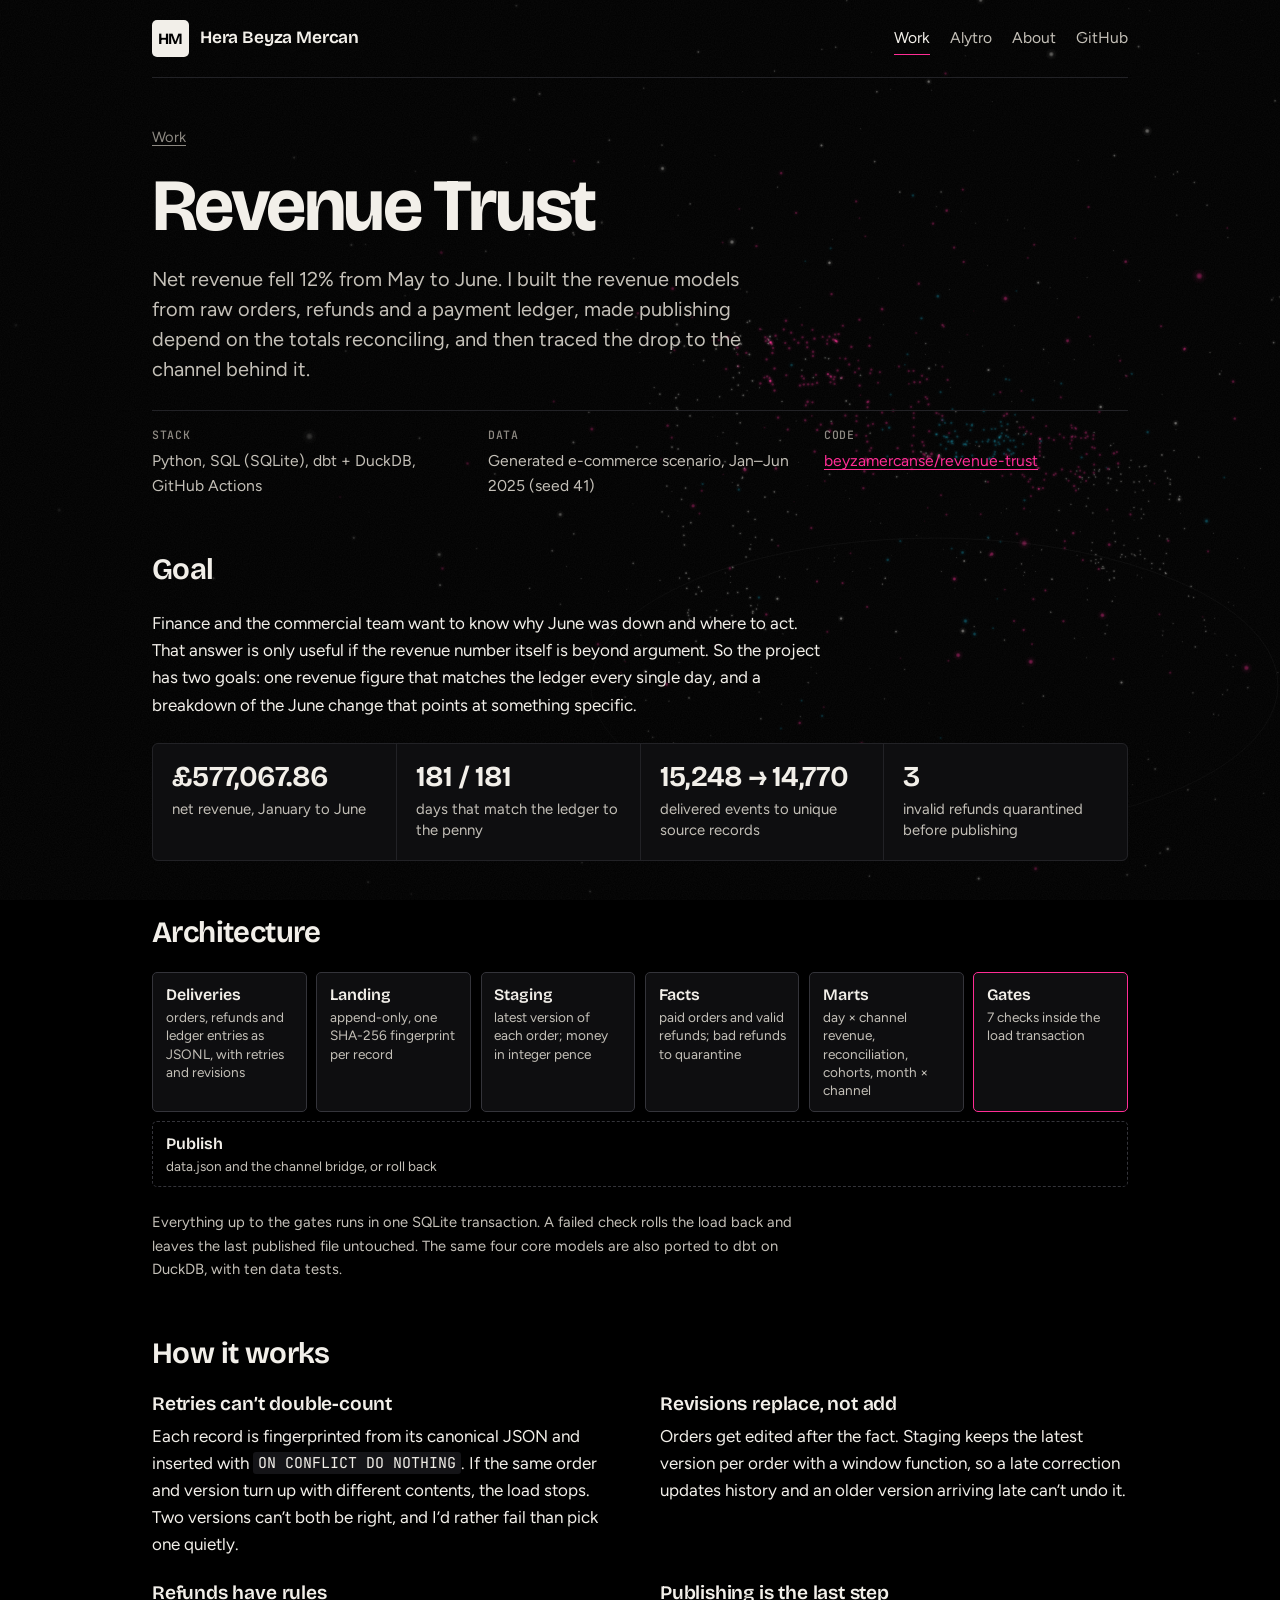
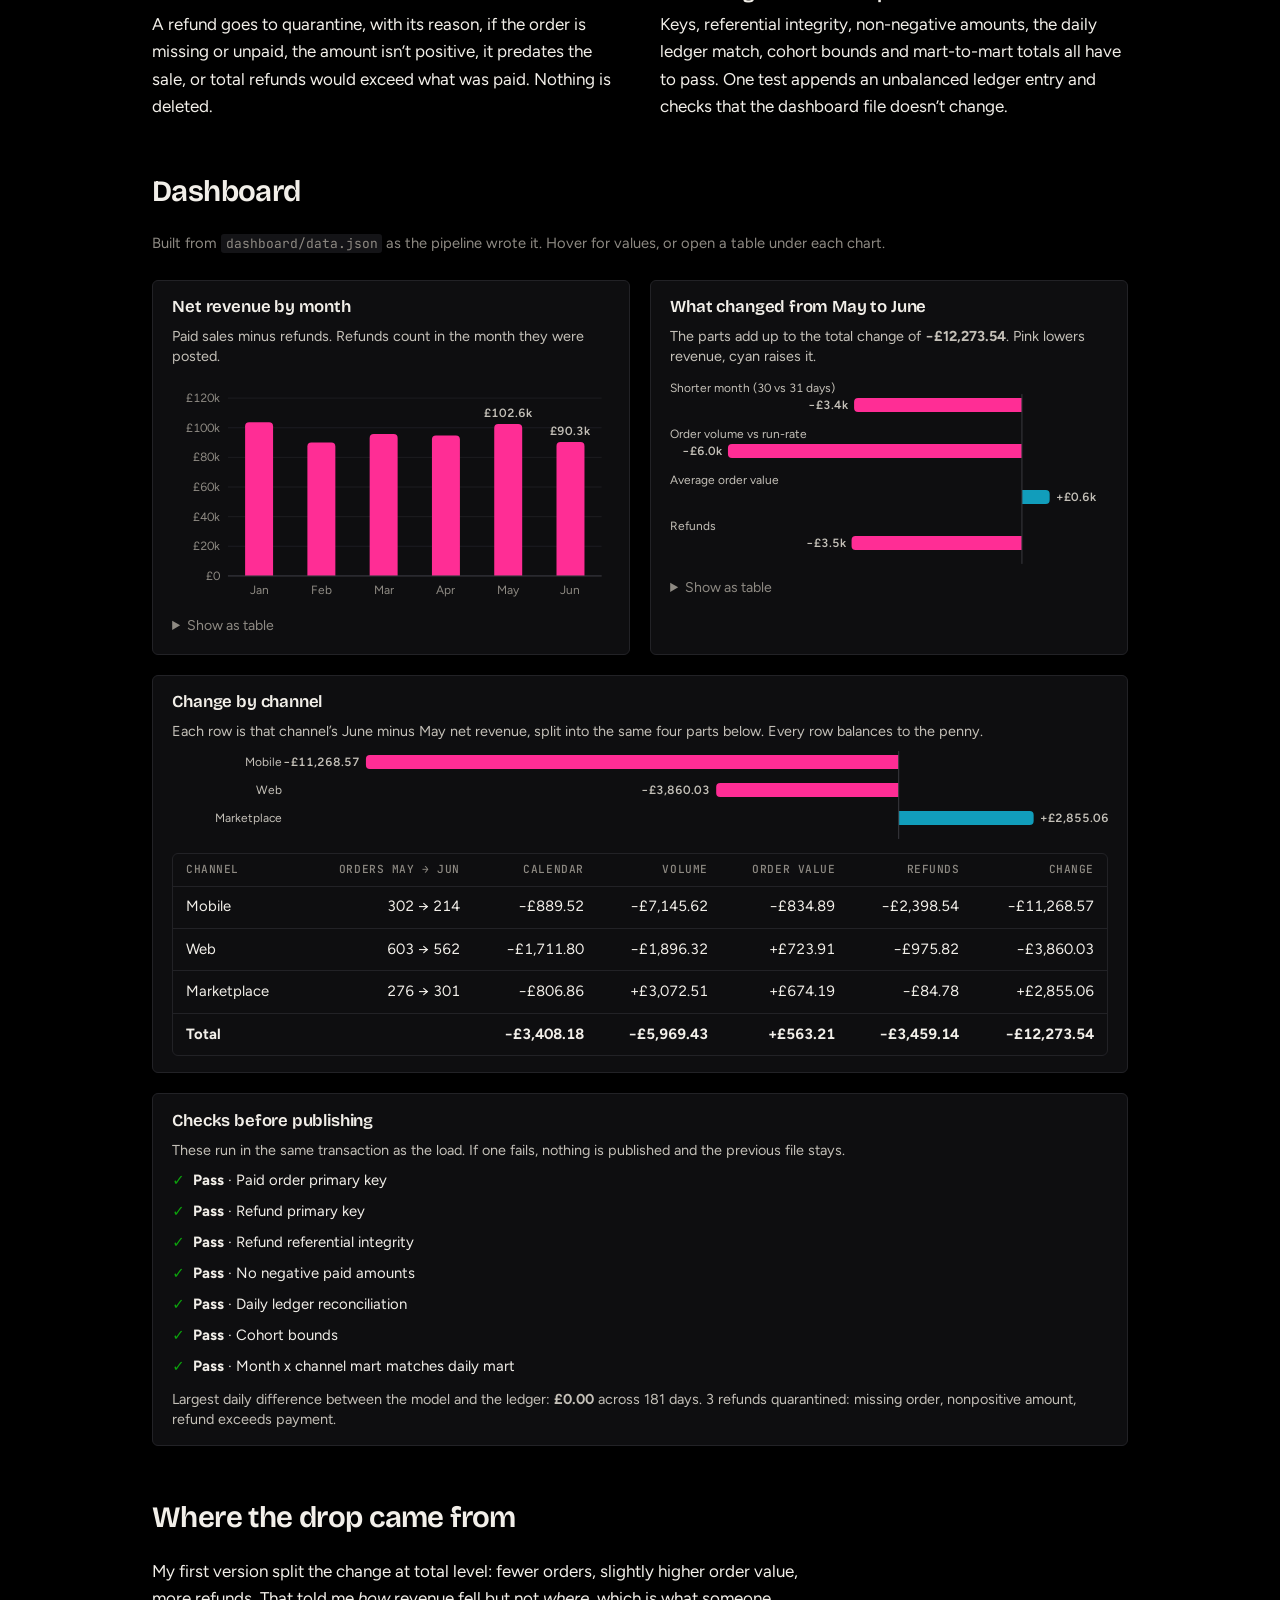
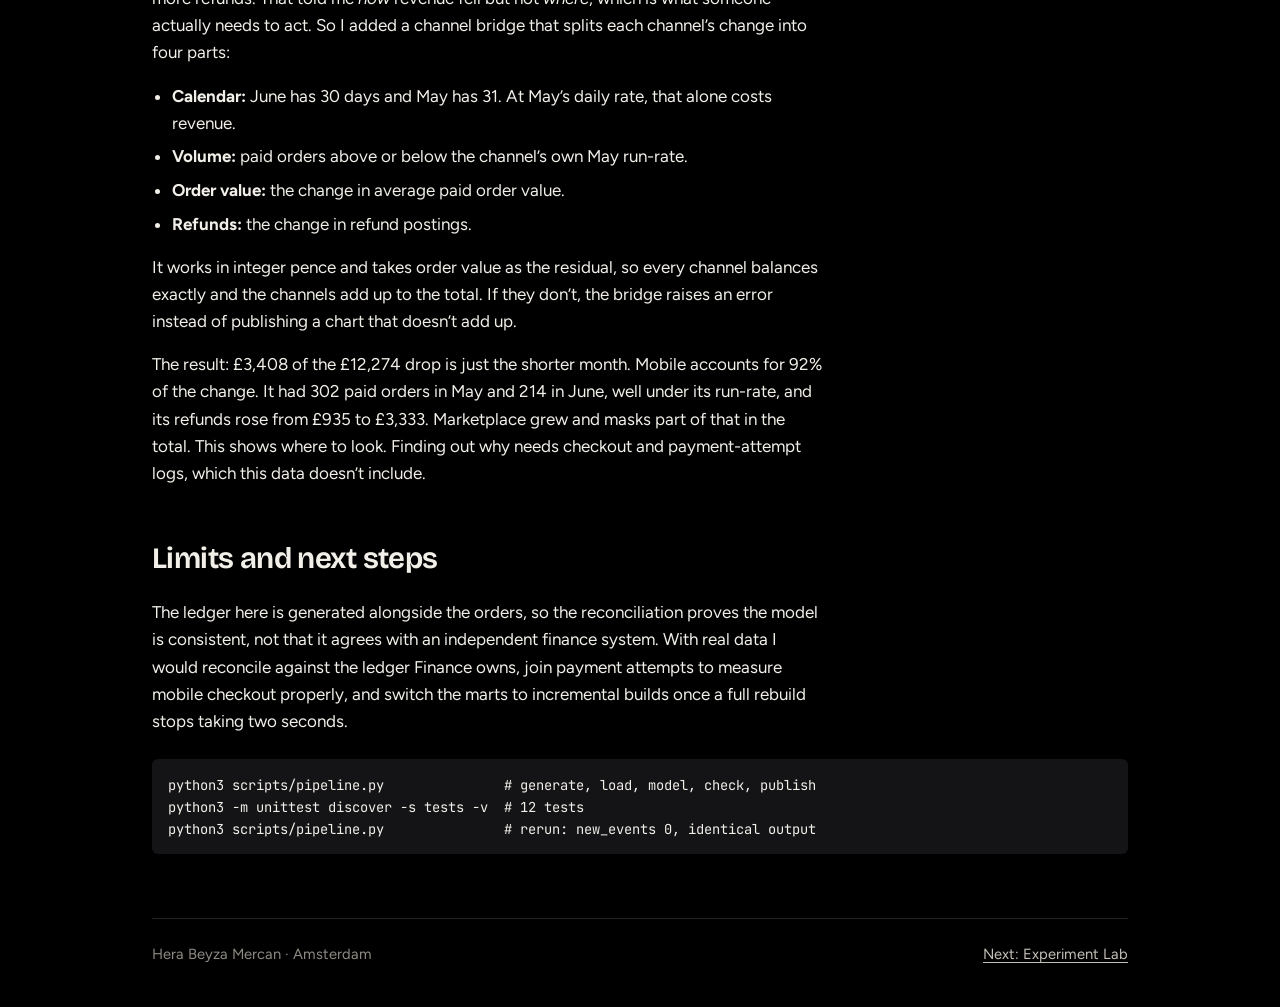
<file: work/revenue-trust.html>
<!doctype html>
<html lang="en">
<head>
<meta charset="utf-8">
<meta name="viewport" content="width=device-width, initial-scale=1">
<title>Revenue Trust · Hera Beyza Mercan</title>
<meta name="description" content="Revenue models that reconcile to the ledger every day, and a channel bridge that explains a 12% monthly decline.">
<link rel="icon" href="../assets/favicon.svg?v=271104e1" type="image/svg+xml">
<link rel="preconnect" href="https://fonts.googleapis.com">
<link rel="preconnect" href="https://fonts.gstatic.com" crossorigin>
<link rel="stylesheet" href="https://fonts.googleapis.com/css2?family=Bricolage+Grotesque:opsz,wght@12..96,400..800&family=Figtree:ital,wght@0,400..700;1,400..700&family=JetBrains+Mono:wght@400;500&display=swap">
<link rel="stylesheet" href="../assets/css/site.css?v=3d3af162">
</head>
<body data-scene="revenue-trust">
<header class="site-header">
  <a class="brand" href="../index.html"><span class="monogram" aria-hidden="true">HM</span><span class="brand-name">Hera Beyza Mercan</span></a>
  <nav class="site-nav" aria-label="Main">
    <a href="../index.html#work" aria-current="page">Work</a>
    <a href="../alytro.html">Alytro</a>
    <a href="../about.html">About</a>
    <a href="https://github.com/beyzamercanse">GitHub</a>
  </nav>
</header>

<main>
  <section class="project-head">
    <p class="crumbs"><a href="../index.html#work">Work</a></p>
    <h1>Revenue Trust</h1>
    <p class="lead">Net revenue fell 12% from May to June. I built the revenue models from raw orders, refunds and a payment ledger, made publishing depend on the totals reconciling, and then traced the drop to the channel behind it.</p>
    <dl class="meta">
      <div><dt>Stack</dt><dd>Python, SQL (SQLite), dbt + DuckDB, GitHub Actions</dd></div>
      <div><dt>Data</dt><dd>Generated e-commerce scenario, Jan–Jun 2025 (seed 41)</dd></div>
      <div><dt>Code</dt><dd><a href="https://github.com/beyzamercanse/revenue-trust">beyzamercanse/revenue-trust</a></dd></div>
    </dl>
  </section>

  <section class="stack-lg" aria-labelledby="goal">
    <h2 id="goal">Goal</h2>
    <div class="prose">
      <p>Finance and the commercial team want to know why June was down and where to act. That answer is only useful if the revenue number itself is beyond argument. So the project has two goals: one revenue figure that matches the ledger every single day, and a breakdown of the June change that points at something specific.</p>
    </div>
    <div class="tiles">
      <div class="tile"><span class="v">£577,067.86</span><span class="k">net revenue, January to June</span></div>
      <div class="tile"><span class="v">181 / 181</span><span class="k">days that match the ledger to the penny</span></div>
      <div class="tile"><span class="v">15,248 → 14,770</span><span class="k">delivered events to unique source records</span></div>
      <div class="tile"><span class="v">3</span><span class="k">invalid refunds quarantined before publishing</span></div>
    </div>
  </section>

  <section class="stack-lg" aria-labelledby="arch">
    <h2 id="arch">Architecture</h2>
    <ol class="flow" aria-label="Pipeline steps">
      <li><b>Deliveries</b><span>orders, refunds and ledger entries as JSONL, with retries and revisions</span></li>
      <li><b>Landing</b><span>append-only, one SHA-256 fingerprint per record</span></li>
      <li><b>Staging</b><span>latest version of each order; money in integer pence</span></li>
      <li><b>Facts</b><span>paid orders and valid refunds; bad refunds to quarantine</span></li>
      <li><b>Marts</b><span>day × channel revenue, reconciliation, cohorts, month × channel</span></li>
      <li class="gate"><b>Gates</b><span>7 checks inside the load transaction</span></li>
      <li class="out"><b>Publish</b><span>data.json and the channel bridge, or roll back</span></li>
    </ol>
    <p class="flow-note">Everything up to the gates runs in one SQLite transaction. A failed check rolls the load back and leaves the last published file untouched. The same four core models are also ported to dbt on DuckDB, with ten data tests.</p>
  </section>

  <section class="stack-lg" aria-labelledby="how">
    <h2 id="how">How it works</h2>
    <div class="two-col">
      <div><h3>Retries can’t double-count</h3><p>Each record is fingerprinted from its canonical JSON and inserted with <code>ON CONFLICT DO NOTHING</code>. If the same order and version turn up with different contents, the load stops. Two versions can’t both be right, and I’d rather fail than pick one quietly.</p></div>
      <div><h3>Revisions replace, not add</h3><p>Orders get edited after the fact. Staging keeps the latest version per order with a window function, so a late correction updates history and an older version arriving late can’t undo it.</p></div>
      <div><h3>Refunds have rules</h3><p>A refund goes to quarantine, with its reason, if the order is missing or unpaid, the amount isn’t positive, it predates the sale, or total refunds would exceed what was paid. Nothing is deleted.</p></div>
      <div><h3>Publishing is the last step</h3><p>Keys, referential integrity, non-negative amounts, the daily ledger match, cohort bounds and mart-to-mart totals all have to pass. One test appends an unbalanced ledger entry and checks that the dashboard file doesn’t change.</p></div>
    </div>
  </section>

  <section class="stack-lg" aria-labelledby="dash">
    <h2 id="dash">Dashboard</h2>
    <p class="small muted">Built from <code>dashboard/data.json</code> as the pipeline wrote it. Hover for values, or open a table under each chart.</p>
    <div class="dash" id="dashboard"></div>
  </section>

  <section class="stack-lg" aria-labelledby="bridge">
    <h2 id="bridge">Where the drop came from</h2>
    <div class="prose">
      <p>My first version split the change at total level: fewer orders, slightly higher order value, more refunds. That told me <em>how</em> revenue fell but not <em>where</em>, which is what someone actually needs to act. So I added a channel bridge that splits each channel’s change into four parts:</p>
      <ul>
        <li><b>Calendar:</b> June has 30 days and May has 31. At May’s daily rate, that alone costs revenue.</li>
        <li><b>Volume:</b> paid orders above or below the channel’s own May run-rate.</li>
        <li><b>Order value:</b> the change in average paid order value.</li>
        <li><b>Refunds:</b> the change in refund postings.</li>
      </ul>
      <p>It works in integer pence and takes order value as the residual, so every channel balances exactly and the channels add up to the total. If they don’t, the bridge raises an error instead of publishing a chart that doesn’t add up.</p>
      <p>The result: £3,408 of the £12,274 drop is just the shorter month. Mobile accounts for 92% of the change. It had 302 paid orders in May and 214 in June, well under its run-rate, and its refunds rose from £935 to £3,333. Marketplace grew and masks part of that in the total. This shows where to look. Finding out why needs checkout and payment-attempt logs, which this data doesn’t include.</p>
    </div>
  </section>

  <section class="stack-lg" aria-labelledby="next">
    <h2 id="next">Limits and next steps</h2>
    <div class="prose">
      <p>The ledger here is generated alongside the orders, so the reconciliation proves the model is consistent, not that it agrees with an independent finance system. With real data I would reconcile against the ledger Finance owns, join payment attempts to measure mobile checkout properly, and switch the marts to incremental builds once a full rebuild stops taking two seconds.</p>
    </div>
    <pre><code>python3 scripts/pipeline.py               # generate, load, model, check, publish
python3 -m unittest discover -s tests -v  # 12 tests
python3 scripts/pipeline.py               # rerun: new_events 0, identical output</code></pre>
  </section>
</main>

<footer class="site-footer">
  <span>Hera Beyza Mercan · Amsterdam</span>
  <span><a href="experiment-lab.html">Next: Experiment Lab</a></span>
</footer>
<script src="../assets/js/data.js?v=072f1d47"></script>
<script src="../assets/js/charts.js?v=9720986d"></script>
<script src="../assets/js/dashboards.js?v=38d3d905"></script>
<script>Dashboards.render('revenue-trust', document.getElementById('dashboard'), window.PORTFOLIO_DATA['revenue-trust']);</script>
<script src="../assets/js/background.js?v=5a66f21a" defer></script>
</body>
</html>
</file>
<file: assets/css/site.css>
/* Layout: one left-aligned reading column (~680px) with figures allowed to run wider (~980px),
   over a live 3D background (assets/js/background.js): a constellation of points that morphs
   between shapes drawn from each project, with film grain and a vignette on top.
   Type: Bricolage Grotesque for headings, Figtree for text, JetBrains Mono for labels and data.
   Colour: one fixed dark look. Black ground, off-white type, neon pink for every highlight. */
:root {
  --bg: #000000;
  --bg-dot-rgb: 242 239 233;
  --accent-rgb: 255 45 149;
  --cyan-rgb: 17 157 187;
  --amber-rgb: 201 133 0;
  --surface: #0e0e10;
  --ink: #f2efe9;
  --ink-2: #c4c0b8;
  --muted: #8e8a83;
  --rule: #222226;
  --rule-strong: #34343a;
  --accent: #ff2d95;
  --accent-hover: #ff7ac0;
  --code-bg: #141417;

  /* chart roles: pink / cyan / amber, validated all-pairs on the dark panel surface */
  --series-1: #ff2d95;
  --series-2: #119dbb;
  --series-3: #c98500;
  --pos: #119dbb;
  --neg: #ff2d95;
  --total: #bdb9b1;
  --grid: #1d1d21;
  --baseline: #3a3a40;
  --good: #0ca30c;
  --critical: #e5484d;

  --font-head: "Bricolage Grotesque", "Figtree", system-ui, -apple-system, "Segoe UI", sans-serif;
  --font-body: "Figtree", system-ui, -apple-system, "Segoe UI", Arial, sans-serif;
  --font-mono: "JetBrains Mono", ui-monospace, "SF Mono", Menlo, Consolas, monospace;

  --text: 1.0625rem;
  --measure: 42rem;
  --wide: 61rem;
  color-scheme: dark;
}

* { box-sizing: border-box; }
html { -webkit-text-size-adjust: 100%; scrollbar-color: var(--accent) var(--bg); }
::-webkit-scrollbar { width: 10px; height: 10px; background: var(--bg); }
::-webkit-scrollbar-track { background: var(--bg); }
::-webkit-scrollbar-thumb { background: var(--accent); border-radius: 10px; border: 2px solid var(--bg); }
::-webkit-scrollbar-thumb:hover { background: var(--accent-hover); }
::-webkit-scrollbar-corner { background: var(--bg); }
.table-wrap, pre { scrollbar-color: var(--accent) var(--surface); }
::selection { background: var(--accent); color: #000000; }
body {
  margin: 0;
  background: var(--bg);
  color: var(--ink);
  font: 400 var(--text)/1.6 var(--font-body);
  padding-left: max(16px, env(safe-area-inset-left, 0px));
  padding-right: max(16px, env(safe-area-inset-right, 0px));
}
img, svg { max-width: 100%; }
a { color: var(--accent); text-underline-offset: 0.18em; text-decoration-thickness: 1px; transition: color 0.15s, text-shadow 0.15s; }
a:hover { color: var(--accent-hover); text-shadow: 0 0 14px rgba(255, 45, 149, 0.55); }
:focus-visible { outline: 2px solid var(--accent); outline-offset: 2px; border-radius: 2px; }

h1, h2, h3 { font-family: var(--font-head); font-weight: 700; line-height: 1.08; text-wrap: balance; margin: 0; color: var(--ink); }
h1 { font-size: clamp(2.7rem, 6.6vw, 4.6rem); letter-spacing: -0.035em; font-weight: 720; }
h2 { font-size: 1.85rem; letter-spacing: -0.02em; font-weight: 650; }
h3 { font-size: 1.2rem; letter-spacing: -0.01em; font-weight: 620; }
p { margin: 0; }
code { font-family: var(--font-mono); font-size: 0.88em; background: var(--code-bg); padding: 0.1em 0.35em; border-radius: 3px; }
pre { margin: 0; font: 0.86rem/1.6 var(--font-mono); background: var(--code-bg); padding: 0.9rem 1rem; border-radius: 6px; overflow-x: auto; }
pre code { background: none; padding: 0; font-size: inherit; }
.tabular, table { font-variant-numeric: tabular-nums; }

/* ---------- page frame ---------- */
.wrap { max-width: var(--wide); margin: 0 auto; }
.site-header { max-width: var(--wide); margin: 0 auto; display: flex; flex-wrap: wrap; align-items: center; justify-content: space-between; gap: 0.75rem 1.5rem; padding-block: 1.25rem; border-bottom: 1px solid var(--rule); }
.brand { display: inline-flex; align-items: center; gap: 0.7rem; color: var(--ink); text-decoration: none; }
.brand:hover { color: var(--ink); }
.monogram { width: 2.3rem; height: 2.3rem; display: grid; place-items: center; background: var(--ink); color: var(--bg); border-radius: 5px; font: 700 0.98rem/1 var(--font-head); letter-spacing: -0.01em; }
.brand-name { font: 650 1.08rem/1.2 var(--font-head); letter-spacing: -0.01em; }
.site-nav { display: flex; flex-wrap: wrap; gap: 0.25rem 1.25rem; font-size: 0.98rem; }
.site-nav a { color: var(--ink-2); text-decoration: none; padding-block: 0.2rem; border-bottom: 1.5px solid transparent; }
.site-nav a:hover { color: var(--ink); }
.site-nav a[aria-current="page"] { color: var(--ink); border-bottom-color: var(--accent); }

main { max-width: var(--wide); margin: 0 auto; padding-block: 3rem 4rem; display: grid; gap: 3.5rem; }
.col { max-width: var(--measure); }
.stack { display: grid; gap: 1rem; align-content: start; }
.stack-lg { display: grid; gap: 1.5rem; align-content: start; }
.lead { font-size: 1.25rem; line-height: 1.5; color: var(--ink-2); max-width: 38rem; }
.muted { color: var(--muted); }
.small { font-size: 0.92rem; }
.label { font: 500 0.72rem/1.3 var(--font-mono); letter-spacing: 0.06em; text-transform: uppercase; color: var(--muted); }

.site-footer { max-width: var(--wide); margin: 0 auto; border-top: 1px solid var(--rule); padding-block: 1.5rem 2.5rem; display: flex; flex-wrap: wrap; justify-content: space-between; gap: 0.5rem 1.5rem; font-size: 0.92rem; color: var(--muted); }
.site-footer a { color: var(--ink-2); }

/* ---------- home ---------- */
.intro { display: grid; gap: 1.25rem; padding-top: 1rem; }
.intro .contact { display: flex; flex-wrap: wrap; gap: 0.4rem 1.25rem; font-size: 0.98rem; }
.section-head { display: flex; align-items: baseline; justify-content: space-between; gap: 1rem; border-bottom: 1px solid var(--rule-strong); padding-bottom: 0.6rem; }
.work-list { display: grid; }
.work-item { display: grid; grid-template-columns: minmax(0, 1.25fr) minmax(0, 1fr); gap: 1rem 2.5rem; padding-block: 2rem; border-bottom: 1px solid var(--rule); }
.work-item h3 { font-size: 1.5rem; }
.work-item h3 a { color: var(--ink); text-decoration: none; }
.work-item h3 a:hover { color: var(--accent); }
.work-item .q { font-size: 1.1rem; color: var(--ink-2); font-style: italic; }
.work-item .links { display: flex; flex-wrap: wrap; gap: 0.3rem 1.25rem; font-size: 0.98rem; }
.stack-line { font: 400 0.78rem/1.5 var(--font-mono); color: var(--muted); }
.figs { display: grid; gap: 0.9rem; align-content: start; margin: 0; }
.figs div { display: grid; grid-template-columns: 7.5rem minmax(0, 1fr); gap: 0.9rem; align-items: baseline; }
.figs dt { font: 650 1.35rem/1.1 var(--font-head); letter-spacing: -0.02em; font-variant-numeric: tabular-nums; text-align: right; color: var(--ink); }
.figs dd { margin: 0; font-size: 0.95rem; color: var(--ink-2); line-height: 1.4; }
.now { display: grid; grid-template-columns: minmax(0, 1fr) minmax(0, 2fr); gap: 1rem 2.5rem; padding: 1.75rem; background: var(--surface); border: 1px solid var(--rule); border-radius: 6px; }

/* ---------- project pages ---------- */
.crumbs { font-size: 0.92rem; }
.crumbs a { color: var(--muted); }
.project-head { display: grid; gap: 1.1rem; }
.meta { display: grid; grid-template-columns: repeat(3, minmax(0, 1fr)); gap: 1rem 2rem; margin: 0.5rem 0 0; padding-top: 1.1rem; border-top: 1px solid var(--rule); max-width: var(--wide); }
.meta dt { font: 500 0.72rem/1.3 var(--font-mono); letter-spacing: 0.06em; text-transform: uppercase; color: var(--muted); margin-bottom: 0.3rem; }
.meta dd { margin: 0; font-size: 0.98rem; color: var(--ink-2); }
.tiles { display: grid; grid-template-columns: repeat(4, minmax(0, 1fr)); gap: 1px; background: var(--rule); border: 1px solid var(--rule); border-radius: 6px; overflow: hidden; }
.tile { background: var(--surface); padding: 1.1rem 1.2rem 1.2rem; display: grid; gap: 0.35rem; align-content: start; }
.tile .v { font: 650 1.8rem/1.1 var(--font-head); letter-spacing: -0.025em; color: var(--ink); }
.tile .k { font-size: 0.93rem; color: var(--ink-2); line-height: 1.4; }
.prose { display: grid; gap: 1rem; max-width: var(--measure); }
.prose h3 { margin-top: 0.75rem; }
.prose ul, .prose ol { margin: 0; padding-left: 1.25rem; display: grid; gap: 0.4rem; }
.two-col { display: grid; grid-template-columns: repeat(2, minmax(0, 1fr)); gap: 1.5rem 2.5rem; }
.two-col > div { display: grid; gap: 0.5rem; align-content: start; }

/* architecture flow */
.flow { list-style: none; margin: 0; padding: 0; display: flex; flex-wrap: wrap; align-items: stretch; gap: 0.6rem; }
.flow li { position: relative; flex: 1 1 9rem; min-width: 0; background: var(--surface); border: 1px solid var(--rule-strong); border-radius: 5px; padding: 0.7rem 0.8rem; display: grid; gap: 0.2rem; align-content: start; }
.flow li b { font: 620 1rem/1.25 var(--font-head); }
.flow li span { font-size: 0.85rem; color: var(--ink-2); line-height: 1.35; }
.flow li.gate { border-color: var(--accent); border-width: 1.5px; }
.flow li.out { background: transparent; border-style: dashed; }
.flow-note { font-size: 0.92rem; color: var(--ink-2); max-width: var(--measure); }
.arrow { flex: 0 0 auto; align-self: center; color: var(--muted); font-size: 1.1rem; }

/* tables */
.table-wrap { overflow-x: auto; border: 1px solid var(--rule); border-radius: 6px; background: var(--surface); }
table { border-collapse: collapse; width: 100%; font-size: 0.93rem; }
th, td { text-align: left; padding: 0.55rem 0.8rem; border-bottom: 1px solid var(--rule); white-space: nowrap; }
th { font: 500 0.7rem/1.3 var(--font-mono); color: var(--muted); letter-spacing: 0.05em; text-transform: uppercase; }
td.n, th.n { text-align: right; }
tr:last-child td { border-bottom: 0; }
tr.total td { font-weight: 700; border-top: 1px solid var(--rule-strong); }

/* ---------- dashboard ---------- */
.dash { display: grid; grid-template-columns: repeat(2, minmax(0, 1fr)); gap: 1.25rem; }
.fig { background: var(--surface); border: 1px solid var(--rule); border-radius: 6px; padding: 1.1rem 1.2rem 1rem; display: grid; gap: 0.6rem; min-width: 0; position: relative; align-content: start; }
.fig.span-2 { grid-column: 1 / -1; }
.fig h3 { font-size: 1.05rem; }
.fig .sub { font-size: 0.9rem; color: var(--ink-2); line-height: 1.4; }
.fig .sub b { white-space: nowrap; }
.fig .chart { position: relative; min-height: 2rem; }
.fig details { font-size: 0.88rem; }
.fig summary { cursor: pointer; color: var(--muted); width: fit-content; }
.fig details .table-wrap { margin-top: 0.5rem; }
.legend { display: flex; flex-wrap: wrap; gap: 0.3rem 1rem; font-size: 0.86rem; color: var(--ink-2); }
.legend span { display: inline-flex; align-items: center; gap: 0.4rem; }
.legend i { width: 0.75rem; height: 0.75rem; border-radius: 2px; display: inline-block; }
.legend i.line { height: 2px; width: 1rem; border-radius: 1px; }
.checks { list-style: none; margin: 0; padding: 0; display: grid; gap: 0.45rem; font-size: 0.93rem; }
.checks li { display: flex; gap: 0.55rem; align-items: baseline; }
.checks .ok { color: var(--good); font-weight: 700; }
.checks .bad { color: var(--critical); font-weight: 700; }
.chart svg { display: block; overflow: visible; }
.chart text { font-family: var(--font-body); fill: var(--muted); font-size: 12px; font-variant-numeric: tabular-nums; }
.chart text.val { fill: var(--ink-2); font-weight: 600; }
.chart text.lbl { fill: var(--ink-2); }
.chart .grid line { stroke: var(--grid); stroke-width: 1; }
.chart .base { stroke: var(--baseline); stroke-width: 1; }
.chart .ref { stroke: var(--ink-2); stroke-width: 1; stroke-dasharray: 0; opacity: 0.55; }
.chart [data-tip] { cursor: default; }
.tip { position: absolute; pointer-events: none; background: var(--ink); color: #000000; box-shadow: 0 0 0 1px var(--accent), 0 6px 20px rgba(0, 0, 0, 0.6); font-size: 0.84rem; line-height: 1.35; padding: 0.4rem 0.55rem; border-radius: 4px; white-space: nowrap; transform: translate(-50%, calc(-100% - 10px)); z-index: 5; }
.tip[hidden] { display: none; }

/* ---------- about ---------- */
.cv { display: grid; gap: 0; border-top: 1px solid var(--rule-strong); }
.cv-row { display: grid; grid-template-columns: 11rem minmax(0, 1fr); gap: 0.25rem 2rem; padding-block: 1rem; border-bottom: 1px solid var(--rule); }
.cv-row .when { color: var(--muted); font-size: 0.95rem; font-variant-numeric: tabular-nums; }
.cv-row .what b { font-family: var(--font-head); font-weight: 620; font-size: 1.1rem; }
.cv-row .what span { display: block; color: var(--ink-2); font-size: 0.95rem; }

/* ---------- venture ---------- */
.steps { margin: 0; padding: 0; list-style: none; counter-reset: s; display: grid; grid-template-columns: repeat(4, minmax(0, 1fr)); gap: 1rem; }
.steps li { counter-increment: s; border-top: 2px solid var(--accent); padding-top: 0.7rem; display: grid; gap: 0.3rem; align-content: start; }
.steps li::before { content: counter(s); font: 700 0.85rem/1 var(--font-head); color: var(--muted); }
.steps b { font-family: var(--font-head); font-weight: 620; font-size: 1.08rem; }
.steps span { font-size: 0.93rem; color: var(--ink-2); }
.status { display: grid; grid-template-columns: repeat(2, minmax(0, 1fr)); gap: 1.5rem 2.5rem; }

@media (max-width: 860px) {
  .work-item, .now, .status, .two-col { grid-template-columns: minmax(0, 1fr); }
  .tiles { grid-template-columns: repeat(2, minmax(0, 1fr)); }
  .dash { grid-template-columns: minmax(0, 1fr); }
  .steps { grid-template-columns: repeat(2, minmax(0, 1fr)); }
  .meta { grid-template-columns: minmax(0, 1fr); }
}
@media (max-width: 520px) {
  main { padding-block: 2rem 3rem; gap: 2.75rem; }
  .tiles { grid-template-columns: minmax(0, 1fr); }
  .steps { grid-template-columns: minmax(0, 1fr); }
  .cv-row { grid-template-columns: minmax(0, 1fr); }
  .figs div { grid-template-columns: 6.25rem minmax(0, 1fr); }
  .arrow { display: none; }
  .flow li { flex-basis: 100%; }
}
@media (prefers-reduced-motion: reduce) { * { transition: none !important; animation: none !important; } }

/* ---------- live background ---------- */
.bg-canvas { position: fixed; inset: 0; width: 100%; height: 100%; z-index: 0; pointer-events: none; }
/* Film grain over the scene, plus a vignette that keeps the corners dark. */
.bg-grain { position: fixed; inset: 0; z-index: 0; pointer-events: none; overflow: hidden; background: radial-gradient(ellipse 80% 75% at 68% 48%, transparent 45%, rgba(0, 0, 0, 0.62) 100%); }
.bg-grain::before { content: ""; position: absolute; inset: -60%; opacity: 0.07; background-image: url("data:image/svg+xml,%3Csvg xmlns='http://www.w3.org/2000/svg' width='180' height='180'%3E%3Cfilter id='n'%3E%3CfeTurbulence type='fractalNoise' baseFrequency='0.85' numOctaves='2' stitchTiles='stitch'/%3E%3CfeColorMatrix values='0 0 0 0 1 0 0 0 0 1 0 0 0 0 1 0 0 0 0.6 0'/%3E%3C/filter%3E%3Crect width='100%25' height='100%25' filter='url(%23n)'/%3E%3C/svg%3E"); animation: grain 0.8s steps(4) infinite; }
@keyframes grain { 0% { transform: translate(0, 0); } 25% { transform: translate(-4%, 3%); } 50% { transform: translate(3%, -5%); } 75% { transform: translate(-2%, -3%); } 100% { transform: translate(4%, 2%); } }
.site-header, main, .site-footer { position: relative; z-index: 1; }

/* Scene control in the intro: which shape the background shows, and a way to stop it. */
.scenes { display: grid; gap: 0.6rem; margin-top: 0.9rem; max-width: 40rem; padding-top: 1rem; border-top: 1px solid var(--rule); }
.scene-caption { font-size: 0.95rem; line-height: 1.5; color: var(--ink-2); min-height: 3em; }
.scene-bar { display: flex; align-items: flex-start; gap: 1.25rem; }
.scene-list { display: flex; flex-wrap: wrap; gap: 0 1.1rem; flex: 1 1 auto; min-width: 0; }
.scene-list button, .scene-pause { appearance: none; background: none; border: 0; margin: 0; padding: 0.3rem 0 0.45rem; color: var(--muted); font: 400 0.8rem/1.3 var(--font-mono); cursor: pointer; position: relative; white-space: nowrap; }
.scene-list button:hover, .scene-pause:hover { color: var(--ink); }
.scene-list button[aria-pressed="true"] { color: var(--ink); }
.scene-list button i { position: absolute; left: 0; bottom: 0; height: 1.5px; width: calc(var(--p, 0) * 100%); background: var(--accent); box-shadow: 0 0 8px rgba(255, 45, 149, 0.7); }
.scene-list button[aria-pressed="false"] i { width: 0; }
.scene-pause { flex: none; display: inline-flex; align-items: center; gap: 0.45rem; color: var(--ink-2); }
.scene-pause::before { content: ""; width: 0.6rem; height: 0.6rem; flex: none; background: linear-gradient(90deg, currentColor 0 35%, transparent 35% 65%, currentColor 65%); }
.scene-pause[data-state="paused"]::before { background: currentColor; clip-path: polygon(10% 0, 100% 50%, 10% 100%); }

/* Work groups and the status line on projects still being built. */
.work-group { display: grid; gap: 0; }
.progress-note { display: flex; gap: 0.6rem; align-items: baseline; font-size: 0.93rem; color: var(--ink-2); line-height: 1.45; }
.progress-note::before { content: ""; width: 0.48rem; height: 0.48rem; flex: none; border-radius: 50%; background: var(--accent); box-shadow: 0 0 10px rgba(255, 45, 149, 0.85); transform: translateY(-0.08rem); }
.work-item[data-scene] { position: relative; }
.work-item[data-scene]::before { content: ""; position: absolute; left: -0.9rem; top: 2rem; bottom: 2rem; width: 2px; border-radius: 2px; background: var(--accent); box-shadow: 0 0 12px rgba(255, 45, 149, 0.8); opacity: 0; transition: opacity 0.2s; }
.work-item[data-scene]:hover::before, .work-item[data-scene]:focus-within::before { opacity: 1; }
main > *, .intro > *, .scenes, .scene-bar { min-width: 0; }
@media (min-width: 1100px) { .intro { min-height: min(80svh, 50rem); align-content: center; } }
@media (max-width: 520px) {
  .scene-bar { flex-direction: column; gap: 0.2rem; }
  .scene-list { flex-wrap: nowrap; overflow-x: auto; scrollbar-width: none; width: 100%; }
  .scene-list::-webkit-scrollbar { display: none; }
}
.intro .kicker { font: 500 0.78rem/1.4 var(--font-mono); letter-spacing: 0.04em; color: var(--muted); }
.bg-hint { font: 400 0.72rem/1.4 var(--font-mono); color: var(--muted); }
</file>
